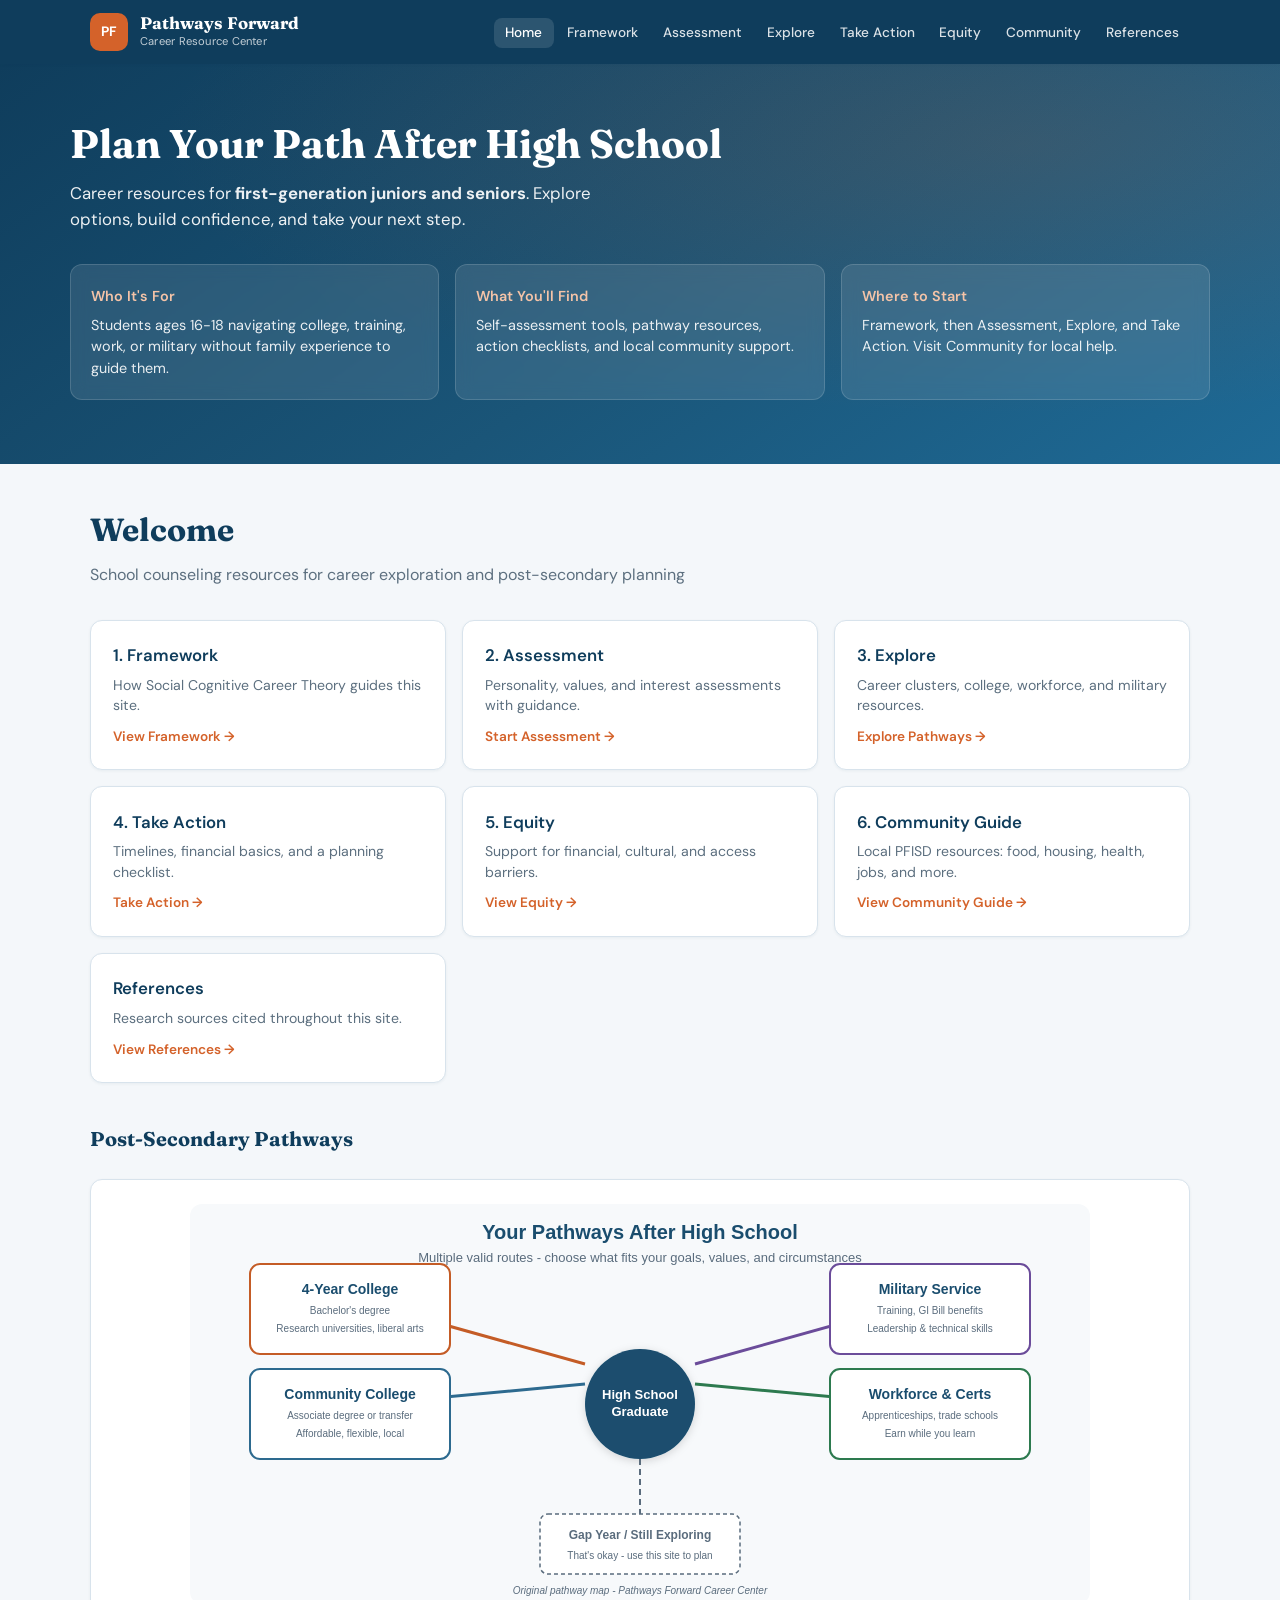
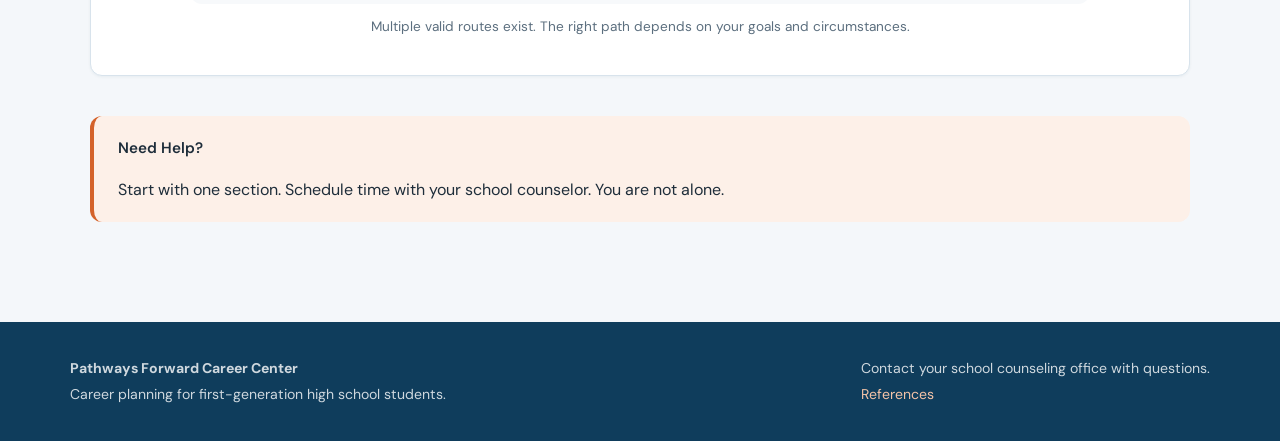
<file: index.html>
<!DOCTYPE html>
<html lang="en">
<head>
  <meta charset="UTF-8">
  <meta name="viewport" content="width=device-width, initial-scale=1.0">
  <meta name="description" content="Pathways Forward Career Center for first-generation high school students exploring post-secondary options.">
  <title>Pathways Forward Career Center | Home</title>
  <link rel="stylesheet" href="css/style.css">
</head>
<body>
  <a href="#main-content" class="skip-link">Skip to main content</a>

  <header class="site-header">
    <div class="header-inner">
      <a href="index.html" class="logo" aria-label="Pathways Forward Career Center home">
        <div class="logo-icon" aria-hidden="true">PF</div>
        <div>
          <span class="logo-text">Pathways Forward</span>
          <span class="logo-sub">Career Resource Center</span>
        </div>
      </a>
      <button class="nav-toggle" aria-expanded="false" aria-controls="main-nav" aria-label="Open menu">
        <span></span><span></span><span></span>
      </button>
      <nav id="main-nav" class="main-nav" aria-label="Main navigation">
        <ul>
          <li><a href="index.html">Home</a></li>
          <li><a href="framework.html">Framework</a></li>
          <li><a href="assessment.html">Assessment</a></li>
          <li><a href="explore.html">Explore</a></li>
          <li><a href="action.html">Take Action</a></li>
          <li><a href="equity.html">Equity</a></li>
          <li><a href="community-resources.html">Community</a></li>
          <li><a href="references.html">References</a></li>
        </ul>
      </nav>
    </div>
  </header>

  <section class="hero">
    <div class="hero-inner">
      <h1>Plan Your Path After High School</h1>
      <p class="hero-lead">Career resources for <strong>first-generation juniors and seniors</strong>. Explore options, build confidence, and take your next step.</p>

      <div class="hero-cards">
        <div class="hero-card">
          <h3>Who It's For</h3>
          <p>Students ages 16-18 navigating college, training, work, or military without family experience to guide them.</p>
        </div>
        <div class="hero-card">
          <h3>What You'll Find</h3>
          <p>Self-assessment tools, pathway resources, action checklists, and local community support.</p>
        </div>
        <div class="hero-card">
          <h3>Where to Start</h3>
          <p>Framework, then Assessment, Explore, and Take Action. Visit Community for local help.</p>
        </div>
      </div>
    </div>
  </section>

  <main id="main-content">
    <div class="page-header">
      <h1>Welcome</h1>
      <p class="subtitle">School counseling resources for career exploration and post-secondary planning</p>
    </div>

    <section class="section-block">
      <div class="nav-cards">
        <a href="framework.html" class="nav-card">
          <h2>1. Framework</h2>
          <p>How Social Cognitive Career Theory guides this site.</p>
          <span class="arrow">View Framework →</span>
        </a>
        <a href="assessment.html" class="nav-card">
          <h2>2. Assessment</h2>
          <p>Personality, values, and interest assessments with guidance.</p>
          <span class="arrow">Start Assessment →</span>
        </a>
        <a href="explore.html" class="nav-card">
          <h2>3. Explore</h2>
          <p>Career clusters, college, workforce, and military resources.</p>
          <span class="arrow">Explore Pathways →</span>
        </a>
        <a href="action.html" class="nav-card">
          <h2>4. Take Action</h2>
          <p>Timelines, financial basics, and a planning checklist.</p>
          <span class="arrow">Take Action →</span>
        </a>
        <a href="equity.html" class="nav-card">
          <h2>5. Equity</h2>
          <p>Support for financial, cultural, and access barriers.</p>
          <span class="arrow">View Equity →</span>
        </a>
        <a href="community-resources.html" class="nav-card">
          <h2>6. Community Guide</h2>
          <p>Local PFISD resources: food, housing, health, jobs, and more.</p>
          <span class="arrow">View Community Guide →</span>
        </a>
        <a href="references.html" class="nav-card">
          <h2>References</h2>
          <p>Research sources cited throughout this site.</p>
          <span class="arrow">View References →</span>
        </a>
      </div>
    </section>

    <section class="section-block">
      <h2>Post-Secondary Pathways</h2>
      <div class="media-container">
        <object class="inline-svg" data="assets/pathway-map.svg" type="image/svg+xml" width="900" height="400" aria-label="Pathway map showing four-year college, community college, workforce and certifications, military service, and gap year options.">
          <img src="assets/pathway-map.svg" alt="Pathway map showing four-year college, community college, workforce and certifications, military service, and gap year options." width="900" height="400">
        </object>
        <p class="media-caption">Multiple valid routes exist. The right path depends on your goals and circumstances.</p>
      </div>
    </section>

    <div class="callout callout-warning">
      <h3>Need Help?</h3>
      <p>Start with one section. Schedule time with your school counselor. You are not alone.</p>
    </div>
  </main>

  <footer class="site-footer">
    <div class="footer-inner">
      <div>
        <p><strong>Pathways Forward Career Center</strong></p>
        <p>Career planning for first-generation high school students.</p>
      </div>
      <div>
        <p>Contact your school counseling office with questions.</p>
        <p><a href="references.html">References</a></p>
      </div>
    </div>
  </footer>

  <script src="js/main.js"></script>
</body>
</html>
</file>
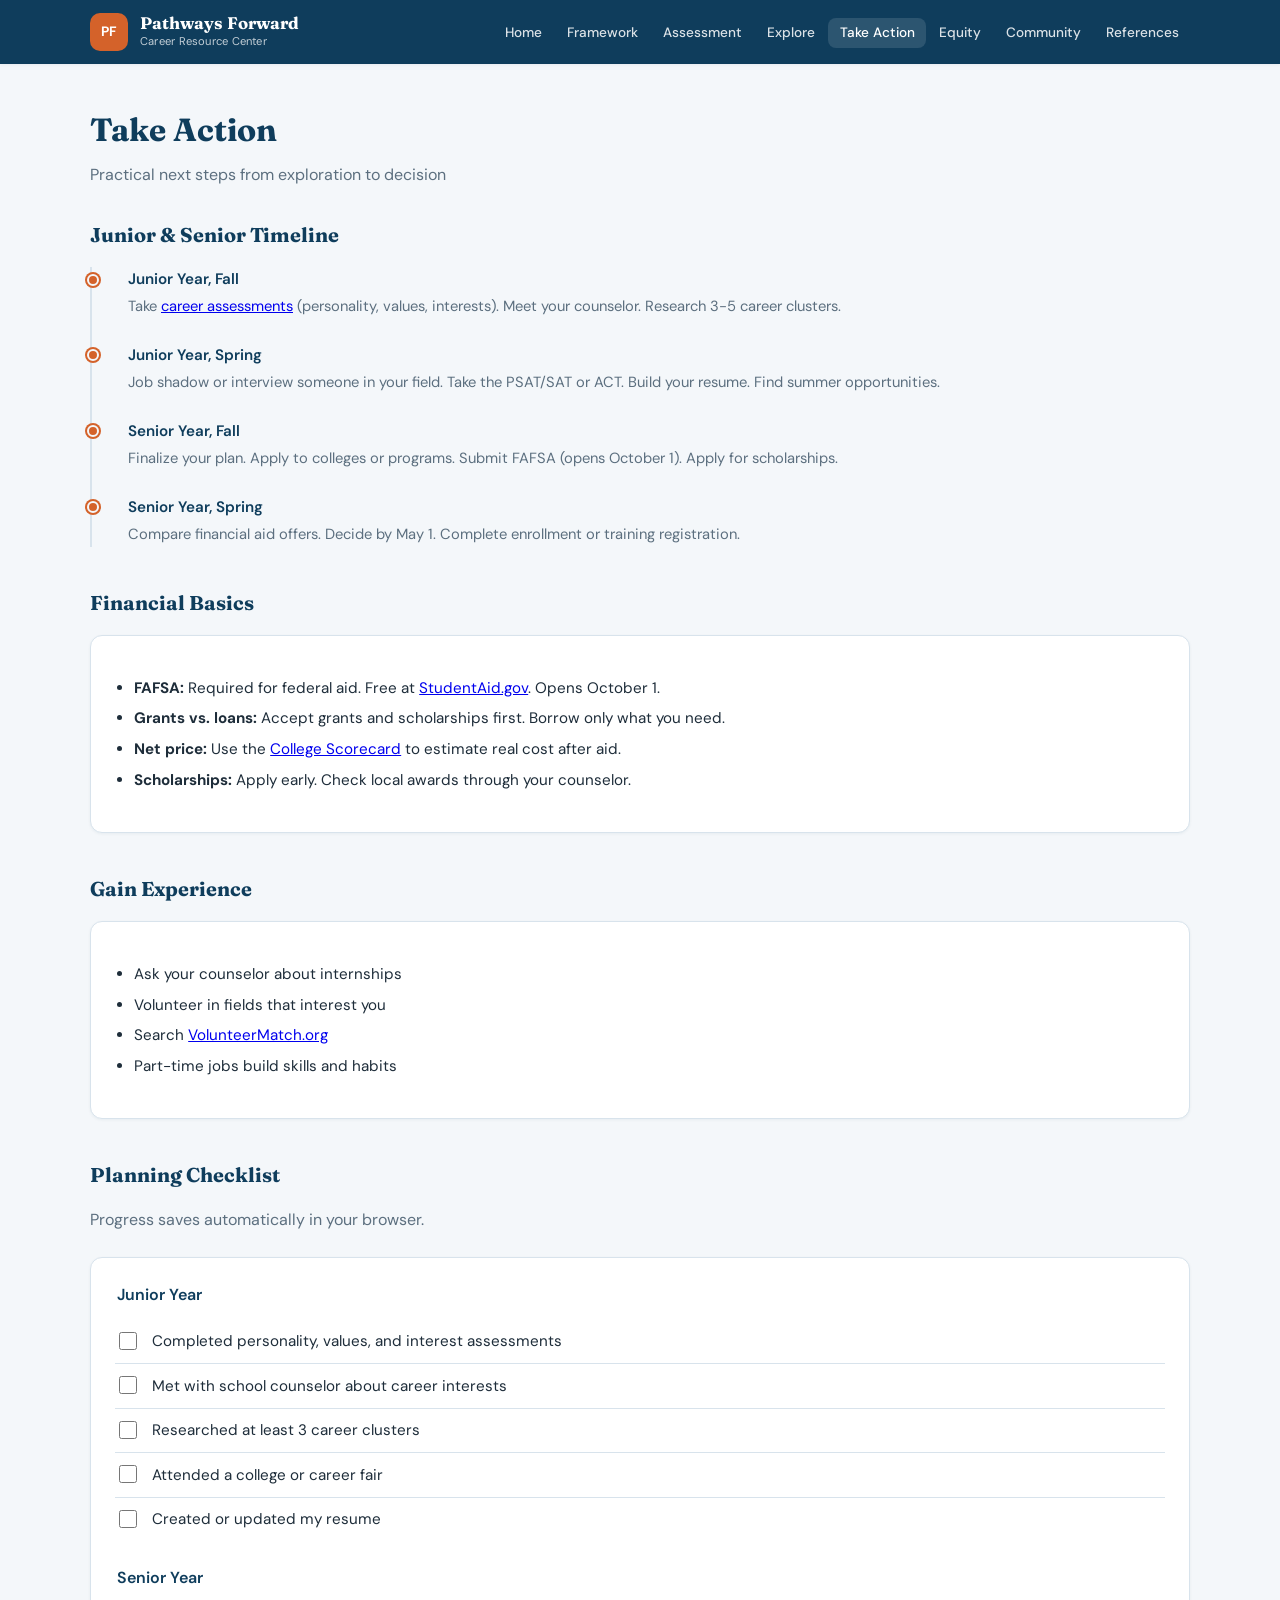
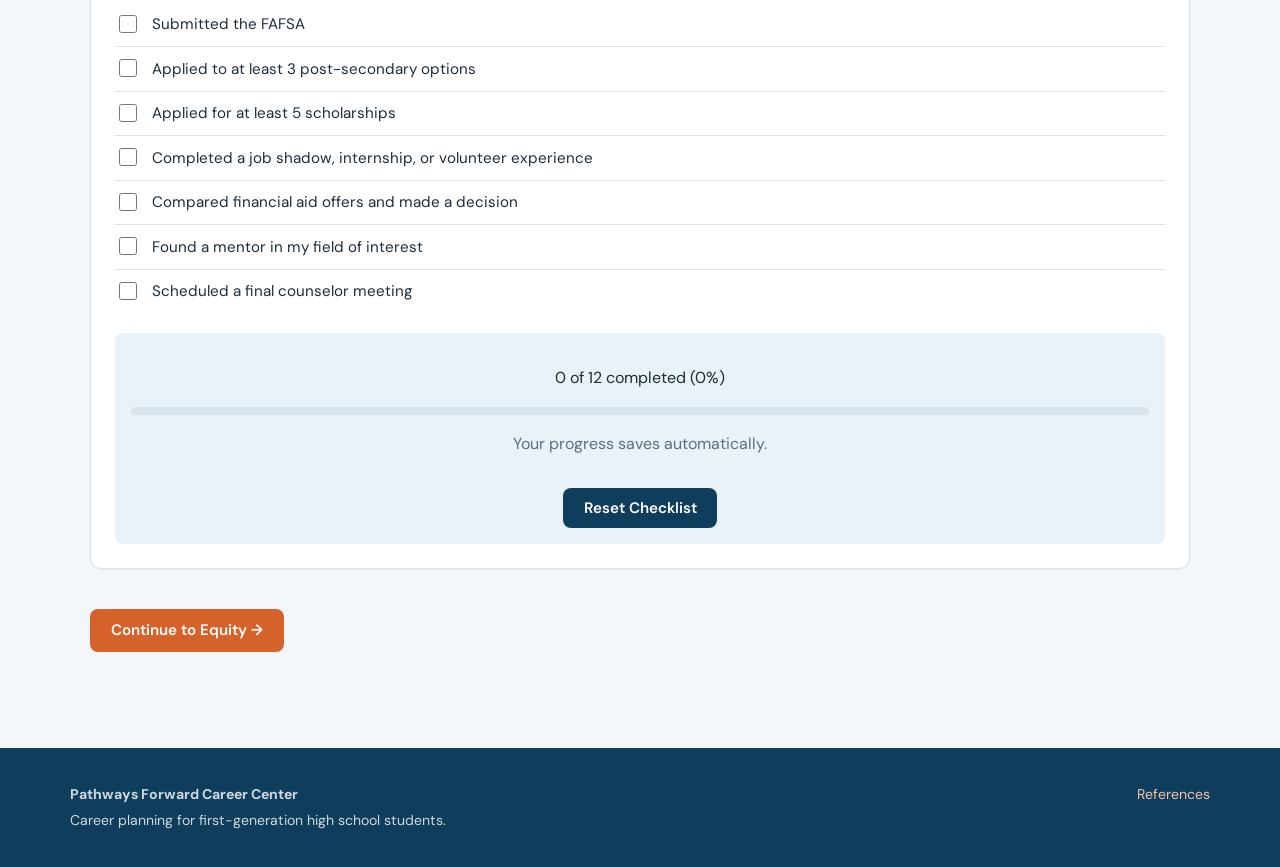
<file: action.html>
<!DOCTYPE html>
<html lang="en">
<head>
  <meta charset="UTF-8">
  <meta name="viewport" content="width=device-width, initial-scale=1.0">
  <meta name="description" content="Career planning timelines, financial literacy, and an interactive checklist.">
  <title>Take Action | Pathways Forward</title>
  <link rel="stylesheet" href="css/style.css">
</head>
<body>
  <a href="#main-content" class="skip-link">Skip to main content</a>

  <header class="site-header">
    <div class="header-inner">
      <a href="index.html" class="logo" aria-label="Pathways Forward Career Center home">
        <div class="logo-icon" aria-hidden="true">PF</div>
        <div>
          <span class="logo-text">Pathways Forward</span>
          <span class="logo-sub">Career Resource Center</span>
        </div>
      </a>
      <button class="nav-toggle" aria-expanded="false" aria-controls="main-nav" aria-label="Open menu">
        <span></span><span></span><span></span>
      </button>
      <nav id="main-nav" class="main-nav" aria-label="Main navigation">
        <ul>
          <li><a href="index.html">Home</a></li>
          <li><a href="framework.html">Framework</a></li>
          <li><a href="assessment.html">Assessment</a></li>
          <li><a href="explore.html">Explore</a></li>
          <li><a href="action.html">Take Action</a></li>
          <li><a href="equity.html">Equity</a></li>
          <li><a href="community-resources.html">Community</a></li>
          <li><a href="references.html">References</a></li>
        </ul>
      </nav>
    </div>
  </header>

  <main id="main-content">
    <div class="page-header">
      <h1>Take Action</h1>
      <p class="subtitle">Practical next steps from exploration to decision</p>
    </div>

    <section class="section-block">
      <h2>Junior &amp; Senior Timeline</h2>

      <div class="timeline">
        <div class="timeline-item">
          <h3>Junior Year, Fall</h3>
          <p>Take <a href="assessment.html">career assessments</a> (personality, values, interests). Meet your counselor. Research 3-5 career clusters.</p>
        </div>
        <div class="timeline-item">
          <h3>Junior Year, Spring</h3>
          <p>Job shadow or interview someone in your field. Take the PSAT/SAT or ACT. Build your resume. Find summer opportunities.</p>
        </div>
        <div class="timeline-item">
          <h3>Senior Year, Fall</h3>
          <p>Finalize your plan. Apply to colleges or programs. Submit FAFSA (opens October 1). Apply for scholarships.</p>
        </div>
        <div class="timeline-item">
          <h3>Senior Year, Spring</h3>
          <p>Compare financial aid offers. Decide by May 1. Complete enrollment or training registration.</p>
        </div>
      </div>
    </section>

    <section class="section-block">
      <h2>Financial Basics</h2>
      <div class="card">
        <ul class="styled-list">
          <li><strong>FAFSA:</strong> Required for federal aid. Free at <a href="https://studentaid.gov/h/apply-for-aid/fafsa" target="_blank" rel="noopener noreferrer">StudentAid.gov</a>. Opens October 1.</li>
          <li><strong>Grants vs. loans:</strong> Accept grants and scholarships first. Borrow only what you need.</li>
          <li><strong>Net price:</strong> Use the <a href="https://collegescorecard.ed.gov/" target="_blank" rel="noopener noreferrer">College Scorecard</a> to estimate real cost after aid.</li>
          <li><strong>Scholarships:</strong> Apply early. Check local awards through your counselor.</li>
        </ul>
      </div>
    </section>

    <section class="section-block">
      <h2>Gain Experience</h2>
      <div class="card">
        <ul class="styled-list">
          <li>Ask your counselor about internships</li>
          <li>Volunteer in fields that interest you</li>
          <li>Search <a href="https://www.volunteermatch.org/" target="_blank" rel="noopener noreferrer">VolunteerMatch.org</a></li>
          <li>Part-time jobs build skills and habits</li>
        </ul>
      </div>
    </section>

    <section class="section-block">
      <h2>Planning Checklist</h2>
      <p class="lead-text">Progress saves automatically in your browser.</p>

      <form id="career-checklist" class="checklist-form" aria-label="Career planning checklist">
        <fieldset>
          <legend>Junior Year</legend>
          <div class="checklist-item">
            <input type="checkbox" id="c1" name="c1">
            <label for="c1">Completed personality, values, and interest assessments</label>
          </div>
          <div class="checklist-item">
            <input type="checkbox" id="c2" name="c2">
            <label for="c2">Met with school counselor about career interests</label>
          </div>
          <div class="checklist-item">
            <input type="checkbox" id="c3" name="c3">
            <label for="c3">Researched at least 3 career clusters</label>
          </div>
          <div class="checklist-item">
            <input type="checkbox" id="c4" name="c4">
            <label for="c4">Attended a college or career fair</label>
          </div>
          <div class="checklist-item">
            <input type="checkbox" id="c5" name="c5">
            <label for="c5">Created or updated my resume</label>
          </div>
        </fieldset>

        <fieldset style="margin-top: 1.5rem;">
          <legend>Senior Year</legend>
          <div class="checklist-item">
            <input type="checkbox" id="c6" name="c6">
            <label for="c6">Submitted the FAFSA</label>
          </div>
          <div class="checklist-item">
            <input type="checkbox" id="c7" name="c7">
            <label for="c7">Applied to at least 3 post-secondary options</label>
          </div>
          <div class="checklist-item">
            <input type="checkbox" id="c8" name="c8">
            <label for="c8">Applied for at least 5 scholarships</label>
          </div>
          <div class="checklist-item">
            <input type="checkbox" id="c9" name="c9">
            <label for="c9">Completed a job shadow, internship, or volunteer experience</label>
          </div>
          <div class="checklist-item">
            <input type="checkbox" id="c10" name="c10">
            <label for="c10">Compared financial aid offers and made a decision</label>
          </div>
          <div class="checklist-item">
            <input type="checkbox" id="c11" name="c11">
            <label for="c11">Found a mentor in my field of interest</label>
          </div>
          <div class="checklist-item">
            <input type="checkbox" id="c12" name="c12">
            <label for="c12">Scheduled a final counselor meeting</label>
          </div>
        </fieldset>

        <div class="checklist-progress">
          <p id="progress-text">0 of 12 completed (0%)</p>
          <div class="progress-bar" role="progressbar" aria-valuenow="0" aria-valuemin="0" aria-valuemax="100">
            <div id="progress-fill" class="progress-fill"></div>
          </div>
          <p id="progress-message">Your progress saves automatically.</p>
          <button type="button" id="reset-checklist" class="btn btn-secondary" style="margin-top: 1rem;">Reset Checklist</button>
        </div>
      </form>
    </section>

    <p><a href="equity.html" class="btn">Continue to Equity →</a></p>
  </main>

  <footer class="site-footer">
    <div class="footer-inner">
      <div>
        <p><strong>Pathways Forward Career Center</strong></p>
        <p>Career planning for first-generation high school students.</p>
      </div>
      <div>
        <p><a href="references.html">References</a></p>
      </div>
    </div>
  </footer>

  <script src="js/main.js"></script>
</body>
</html>
</file>
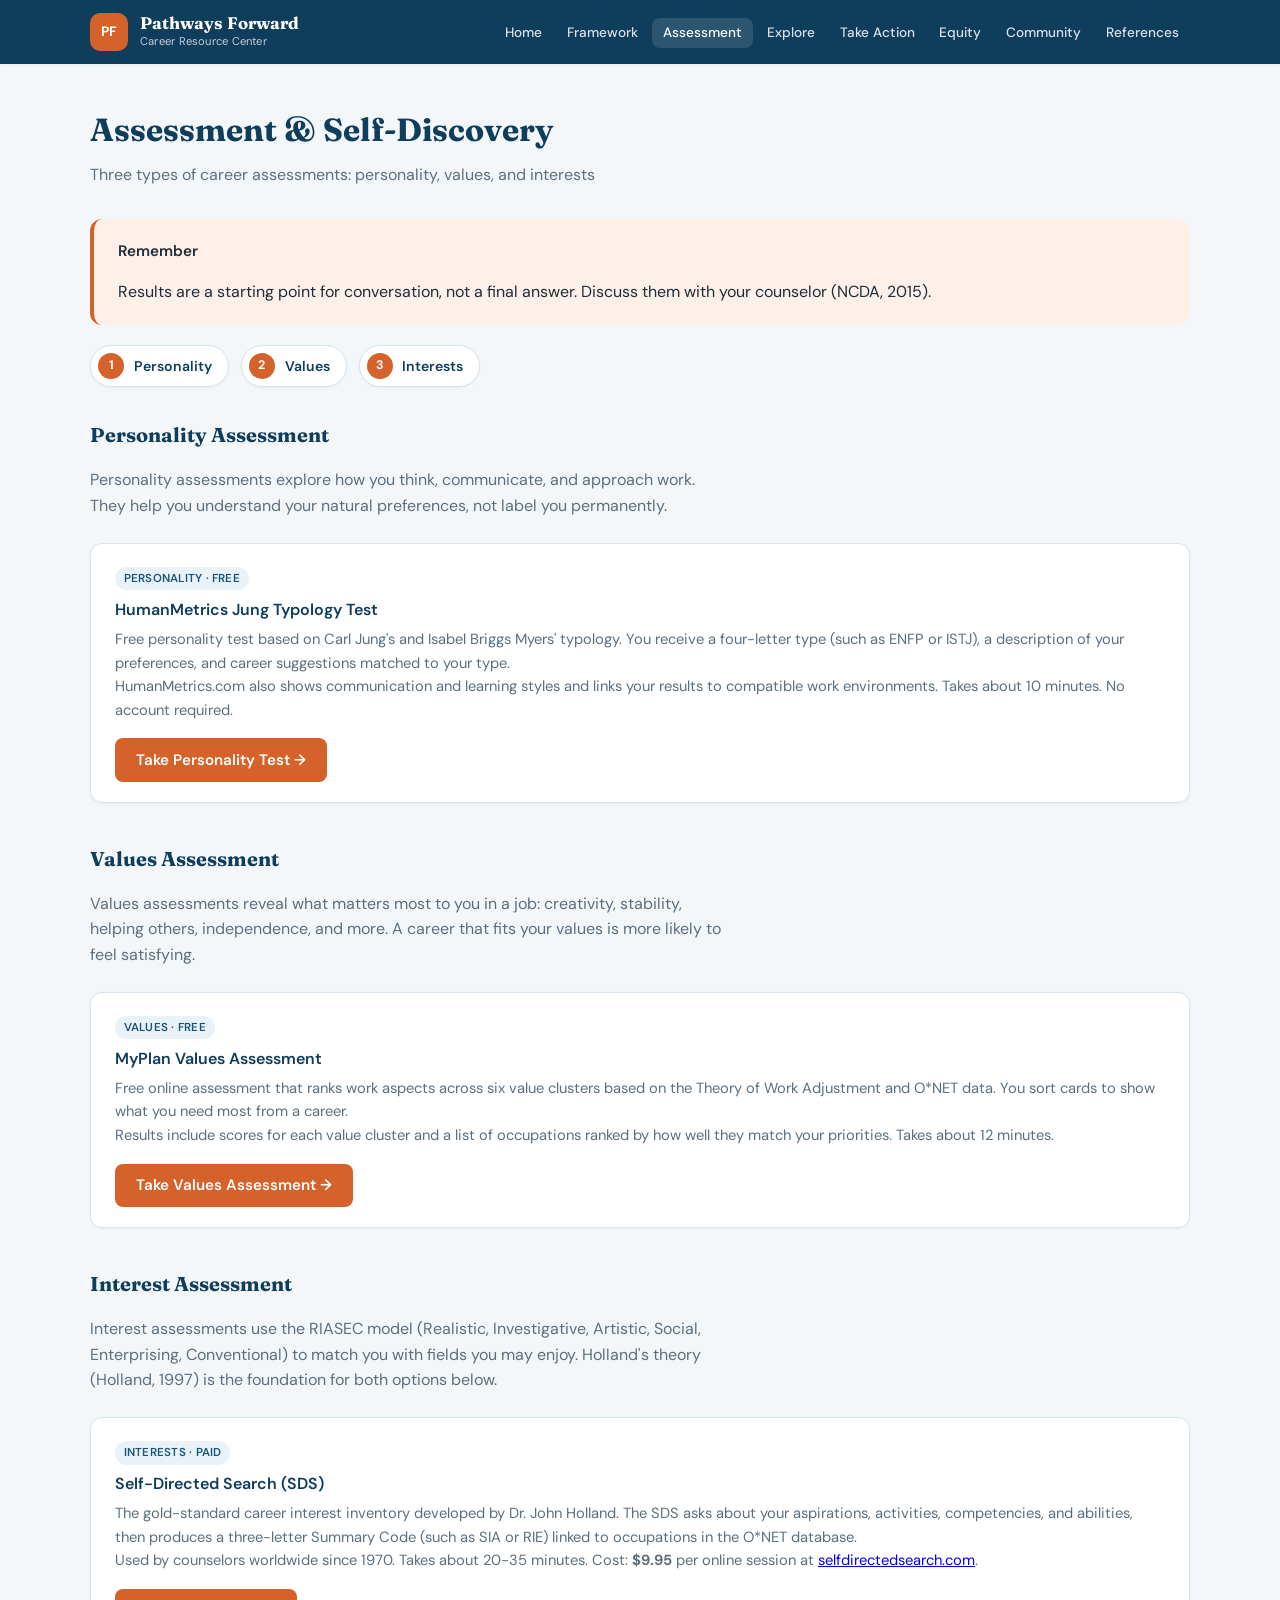
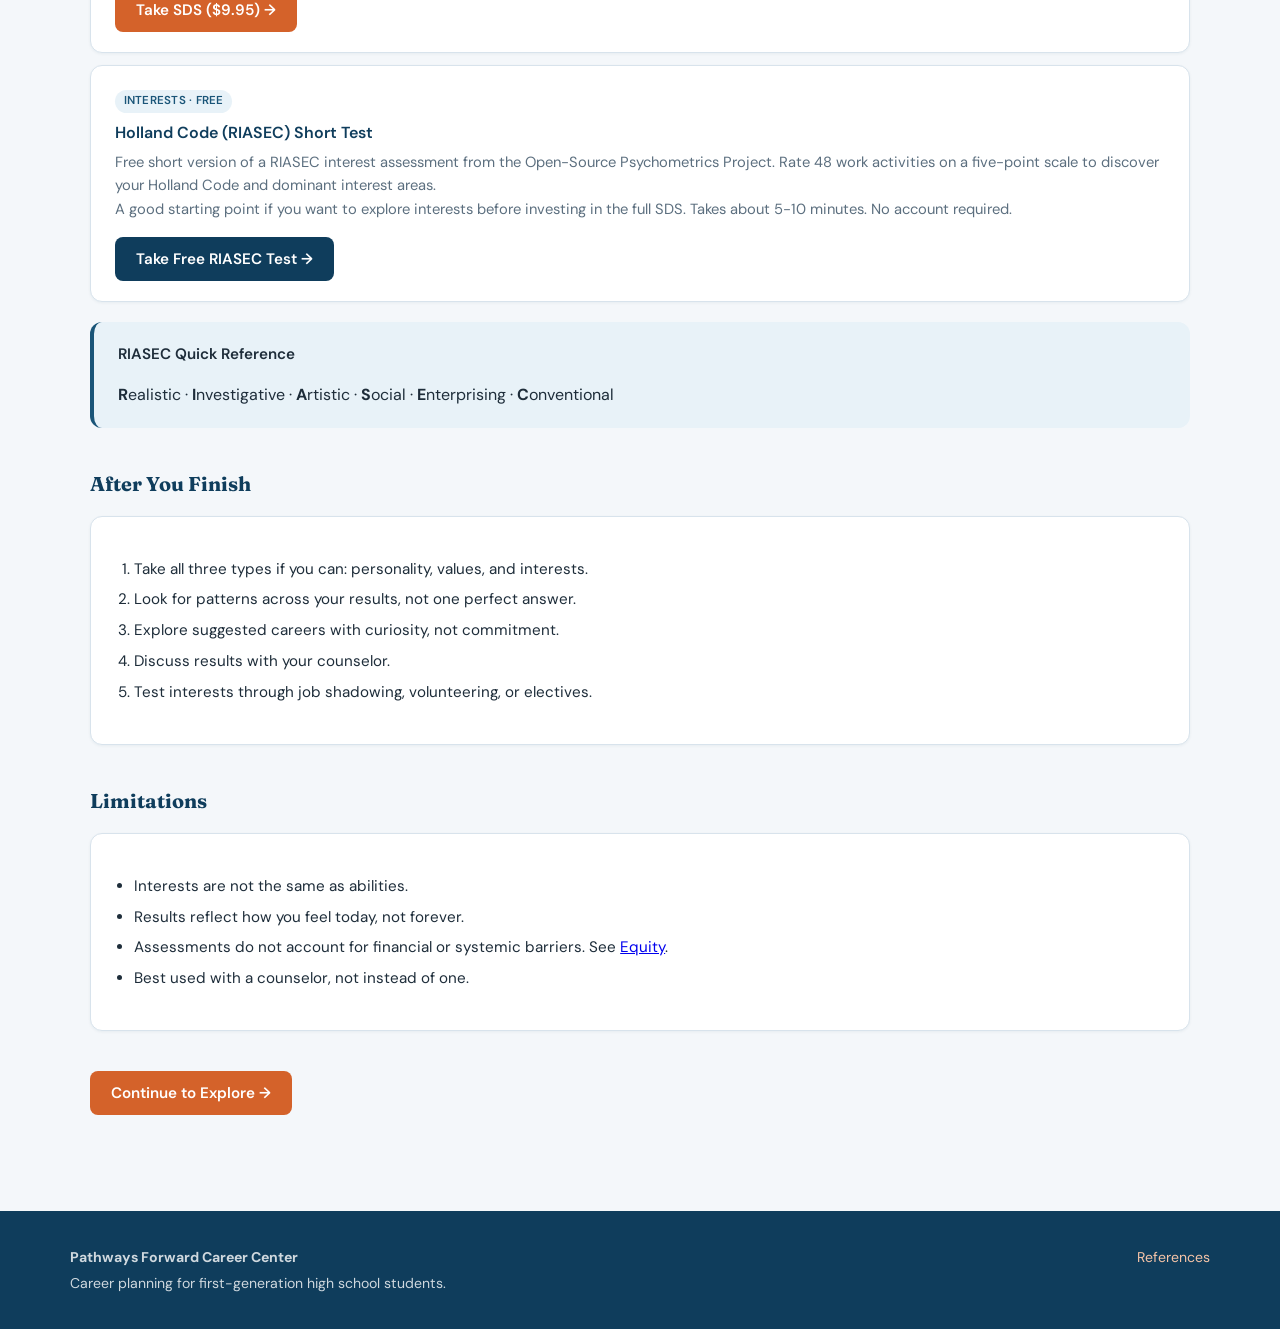
<file: assessment.html>
<!DOCTYPE html>
<html lang="en">
<head>
  <meta charset="UTF-8">
  <meta name="viewport" content="width=device-width, initial-scale=1.0">
  <meta name="description" content="Personality, values, and interest career assessments for high school students.">
  <title>Assessment &amp; Self-Discovery | Pathways Forward</title>
  <link rel="stylesheet" href="css/style.css">
</head>
<body>
  <a href="#main-content" class="skip-link">Skip to main content</a>

  <header class="site-header">
    <div class="header-inner">
      <a href="index.html" class="logo" aria-label="Pathways Forward Career Center home">
        <div class="logo-icon" aria-hidden="true">PF</div>
        <div>
          <span class="logo-text">Pathways Forward</span>
          <span class="logo-sub">Career Resource Center</span>
        </div>
      </a>
      <button class="nav-toggle" aria-expanded="false" aria-controls="main-nav" aria-label="Open menu">
        <span></span><span></span><span></span>
      </button>
      <nav id="main-nav" class="main-nav" aria-label="Main navigation">
        <ul>
          <li><a href="index.html">Home</a></li>
          <li><a href="framework.html">Framework</a></li>
          <li><a href="assessment.html">Assessment</a></li>
          <li><a href="explore.html">Explore</a></li>
          <li><a href="action.html">Take Action</a></li>
          <li><a href="equity.html">Equity</a></li>
          <li><a href="community-resources.html">Community</a></li>
          <li><a href="references.html">References</a></li>
        </ul>
      </nav>
    </div>
  </header>

  <main id="main-content">
    <div class="page-header">
      <h1>Assessment &amp; Self-Discovery</h1>
      <p class="subtitle">Three types of career assessments: personality, values, and interests</p>
    </div>

    <div class="callout callout-warning">
      <h3>Remember</h3>
      <p>Results are a starting point for conversation, not a final answer. Discuss them with your counselor (NCDA, 2015).</p>
    </div>

    <div class="assessment-overview">
      <div class="assessment-pill">
        <span class="assessment-pill-num">1</span>
        <span>Personality</span>
      </div>
      <div class="assessment-pill">
        <span class="assessment-pill-num">2</span>
        <span>Values</span>
      </div>
      <div class="assessment-pill">
        <span class="assessment-pill-num">3</span>
        <span>Interests</span>
      </div>
    </div>

    <section id="personality" class="section-block">
      <h2>Personality Assessment</h2>
      <p class="lead-text">Personality assessments explore how you think, communicate, and approach work. They help you understand your natural preferences, not label you permanently.</p>

      <div class="resource-item">
        <span class="resource-tag">Personality · Free</span>
        <h3><a href="https://www.humanmetrics.com/personality/test" target="_blank" rel="noopener noreferrer">HumanMetrics Jung Typology Test</a></h3>
        <p>Free personality test based on Carl Jung's and Isabel Briggs Myers' typology. You receive a four-letter type (such as ENFP or ISTJ), a description of your preferences, and career suggestions matched to your type.</p>
        <p>HumanMetrics.com also shows communication and learning styles and links your results to compatible work environments. Takes about 10 minutes. No account required.</p>
        <p style="margin-top: 1rem;">
          <a href="https://www.humanmetrics.com/personality/test" class="btn" target="_blank" rel="noopener noreferrer">Take Personality Test →</a>
        </p>
      </div>
    </section>

    <section id="values" class="section-block">
      <h2>Values Assessment</h2>
      <p class="lead-text">Values assessments reveal what matters most to you in a job: creativity, stability, helping others, independence, and more. A career that fits your values is more likely to feel satisfying.</p>

      <div class="resource-item">
        <span class="resource-tag">Values · Free</span>
        <h3><a href="https://www.myplan.com/assess/values.php" target="_blank" rel="noopener noreferrer">MyPlan Values Assessment</a></h3>
        <p>Free online assessment that ranks work aspects across six value clusters based on the Theory of Work Adjustment and O*NET data. You sort cards to show what you need most from a career.</p>
        <p>Results include scores for each value cluster and a list of occupations ranked by how well they match your priorities. Takes about 12 minutes.</p>
        <p style="margin-top: 1rem;">
          <a href="https://www.myplan.com/assess/values.php" class="btn" target="_blank" rel="noopener noreferrer">Take Values Assessment →</a>
        </p>
      </div>
    </section>

    <section id="interests" class="section-block">
      <h2>Interest Assessment</h2>
      <p class="lead-text">Interest assessments use the RIASEC model (Realistic, Investigative, Artistic, Social, Enterprising, Conventional) to match you with fields you may enjoy. Holland's theory (Holland, 1997) is the foundation for both options below.</p>

      <div class="resource-item">
        <span class="resource-tag">Interests · Paid</span>
        <h3><a href="https://www.selfdirectedsearch.com/" target="_blank" rel="noopener noreferrer">Self-Directed Search (SDS)</a></h3>
        <p>The gold-standard career interest inventory developed by Dr. John Holland. The SDS asks about your aspirations, activities, competencies, and abilities, then produces a three-letter Summary Code (such as SIA or RIE) linked to occupations in the O*NET database.</p>
        <p>Used by counselors worldwide since 1970. Takes about 20-35 minutes. Cost: <strong>$9.95</strong> per online session at <a href="https://www.selfdirectedsearch.com/" target="_blank" rel="noopener noreferrer">selfdirectedsearch.com</a>.</p>
        <p style="margin-top: 1rem;">
          <a href="https://www.selfdirectedsearch.com/" class="btn" target="_blank" rel="noopener noreferrer">Take SDS ($9.95) →</a>
        </p>
      </div>

      <div class="resource-item">
        <span class="resource-tag">Interests · Free</span>
        <h3><a href="https://openpsychometrics.org/tests/RIASEC/" target="_blank" rel="noopener noreferrer">Holland Code (RIASEC) Short Test</a></h3>
        <p>Free short version of a RIASEC interest assessment from the Open-Source Psychometrics Project. Rate 48 work activities on a five-point scale to discover your Holland Code and dominant interest areas.</p>
        <p>A good starting point if you want to explore interests before investing in the full SDS. Takes about 5-10 minutes. No account required.</p>
        <p style="margin-top: 1rem;">
          <a href="https://openpsychometrics.org/tests/RIASEC/" class="btn btn-secondary" target="_blank" rel="noopener noreferrer">Take Free RIASEC Test →</a>
        </p>
      </div>

      <div class="callout callout-info">
        <h3>RIASEC Quick Reference</h3>
        <p><strong>R</strong>ealistic · <strong>I</strong>nvestigative · <strong>A</strong>rtistic · <strong>S</strong>ocial · <strong>E</strong>nterprising · <strong>C</strong>onventional</p>
      </div>
    </section>

    <section class="section-block">
      <h2>After You Finish</h2>
      <div class="card">
        <ol class="styled-list">
          <li>Take all three types if you can: personality, values, and interests.</li>
          <li>Look for patterns across your results, not one perfect answer.</li>
          <li>Explore suggested careers with curiosity, not commitment.</li>
          <li>Discuss results with your counselor.</li>
          <li>Test interests through job shadowing, volunteering, or electives.</li>
        </ol>
      </div>
    </section>

    <section class="section-block">
      <h2>Limitations</h2>
      <div class="card">
        <ul class="styled-list">
          <li>Interests are not the same as abilities.</li>
          <li>Results reflect how you feel today, not forever.</li>
          <li>Assessments do not account for financial or systemic barriers. See <a href="equity.html">Equity</a>.</li>
          <li>Best used with a counselor, not instead of one.</li>
        </ul>
      </div>
    </section>

    <p><a href="explore.html" class="btn">Continue to Explore →</a></p>
  </main>

  <footer class="site-footer">
    <div class="footer-inner">
      <div>
        <p><strong>Pathways Forward Career Center</strong></p>
        <p>Career planning for first-generation high school students.</p>
      </div>
      <div>
        <p><a href="references.html">References</a></p>
      </div>
    </div>
  </footer>

  <script src="js/main.js"></script>
</body>
</html>
</file>
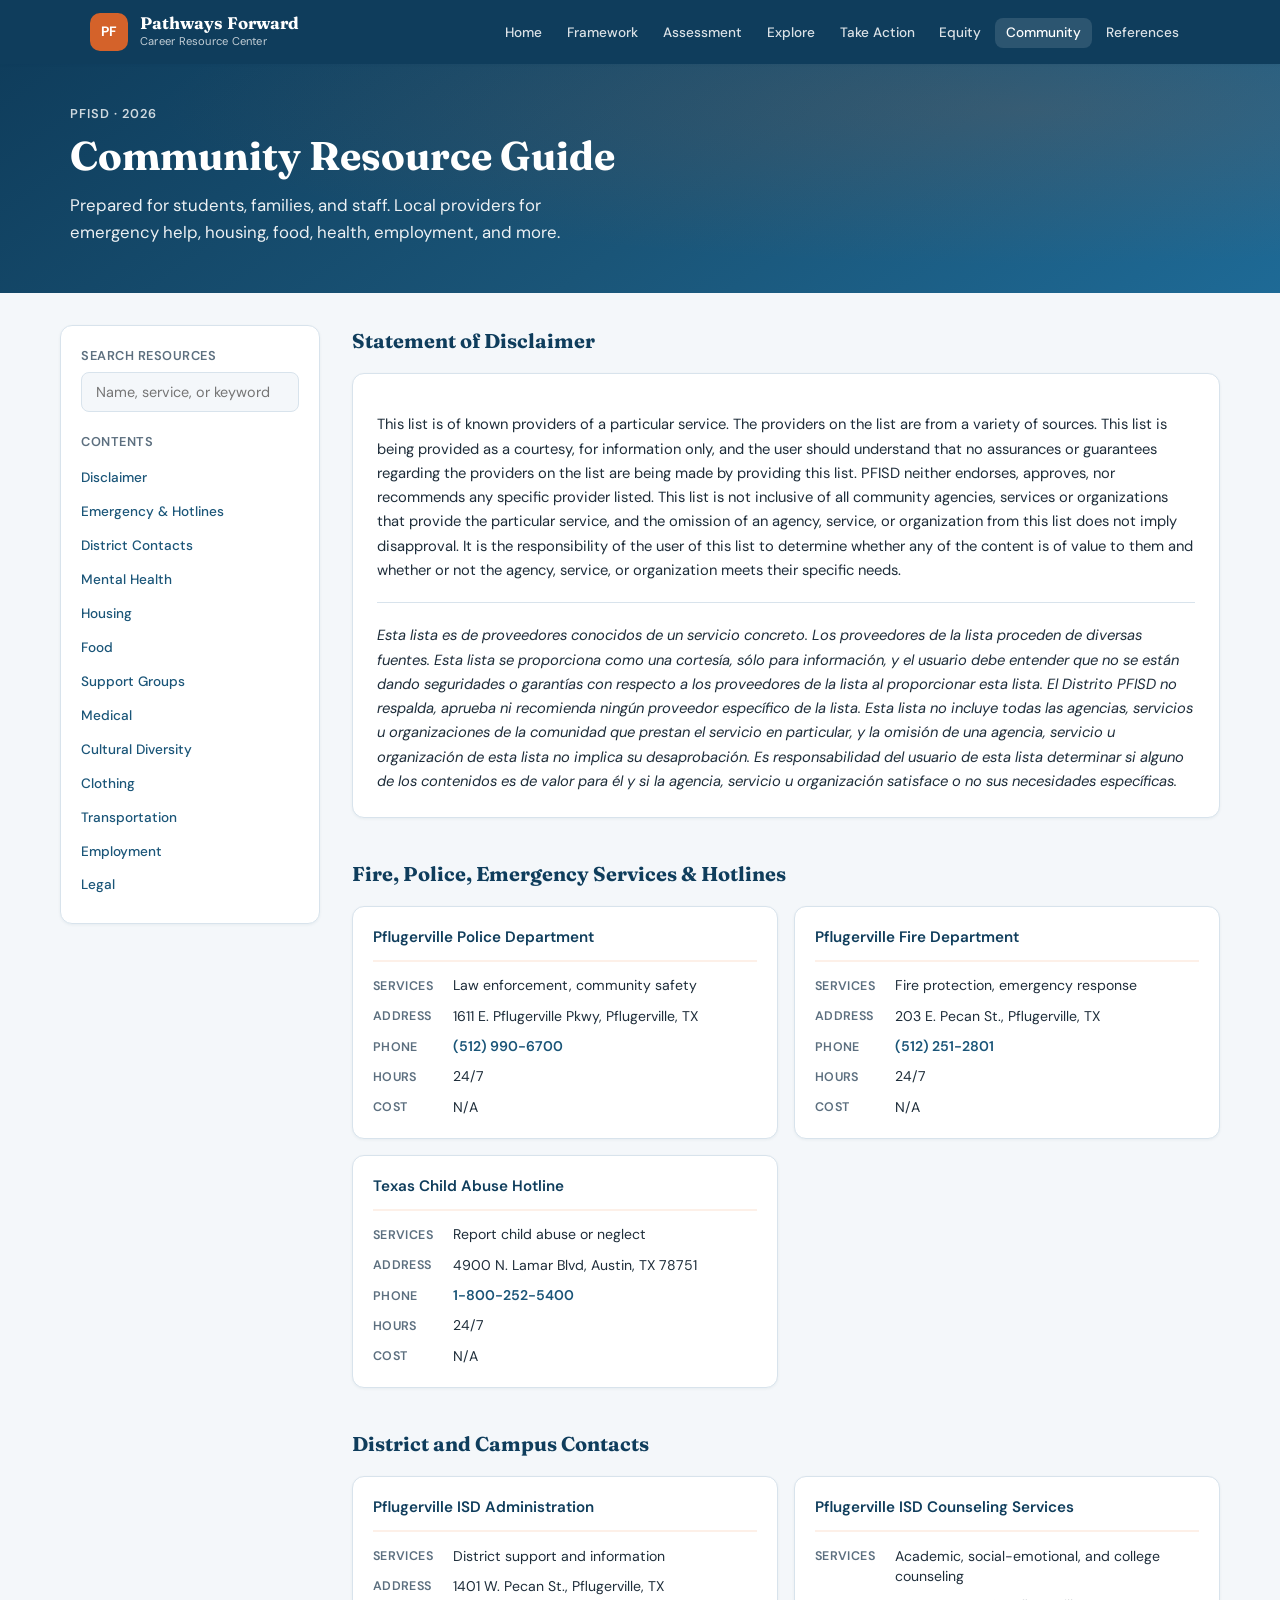
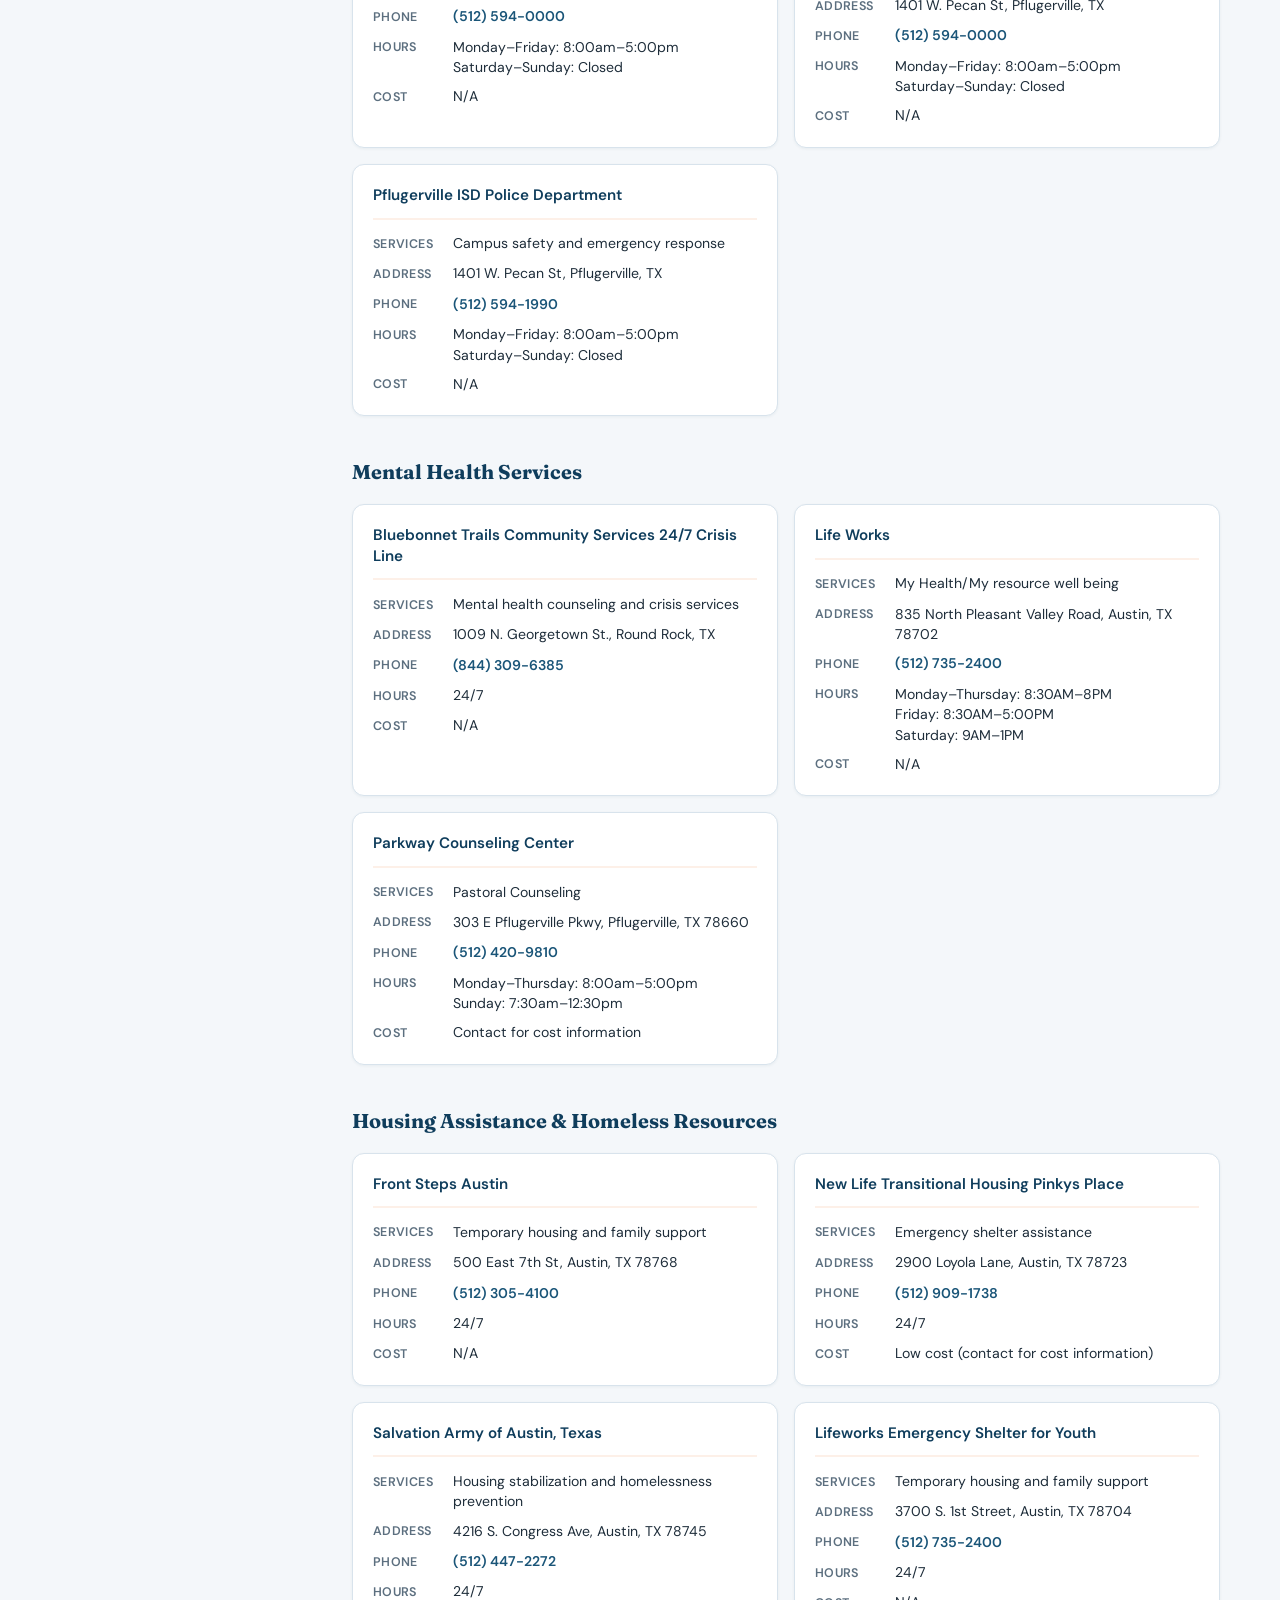
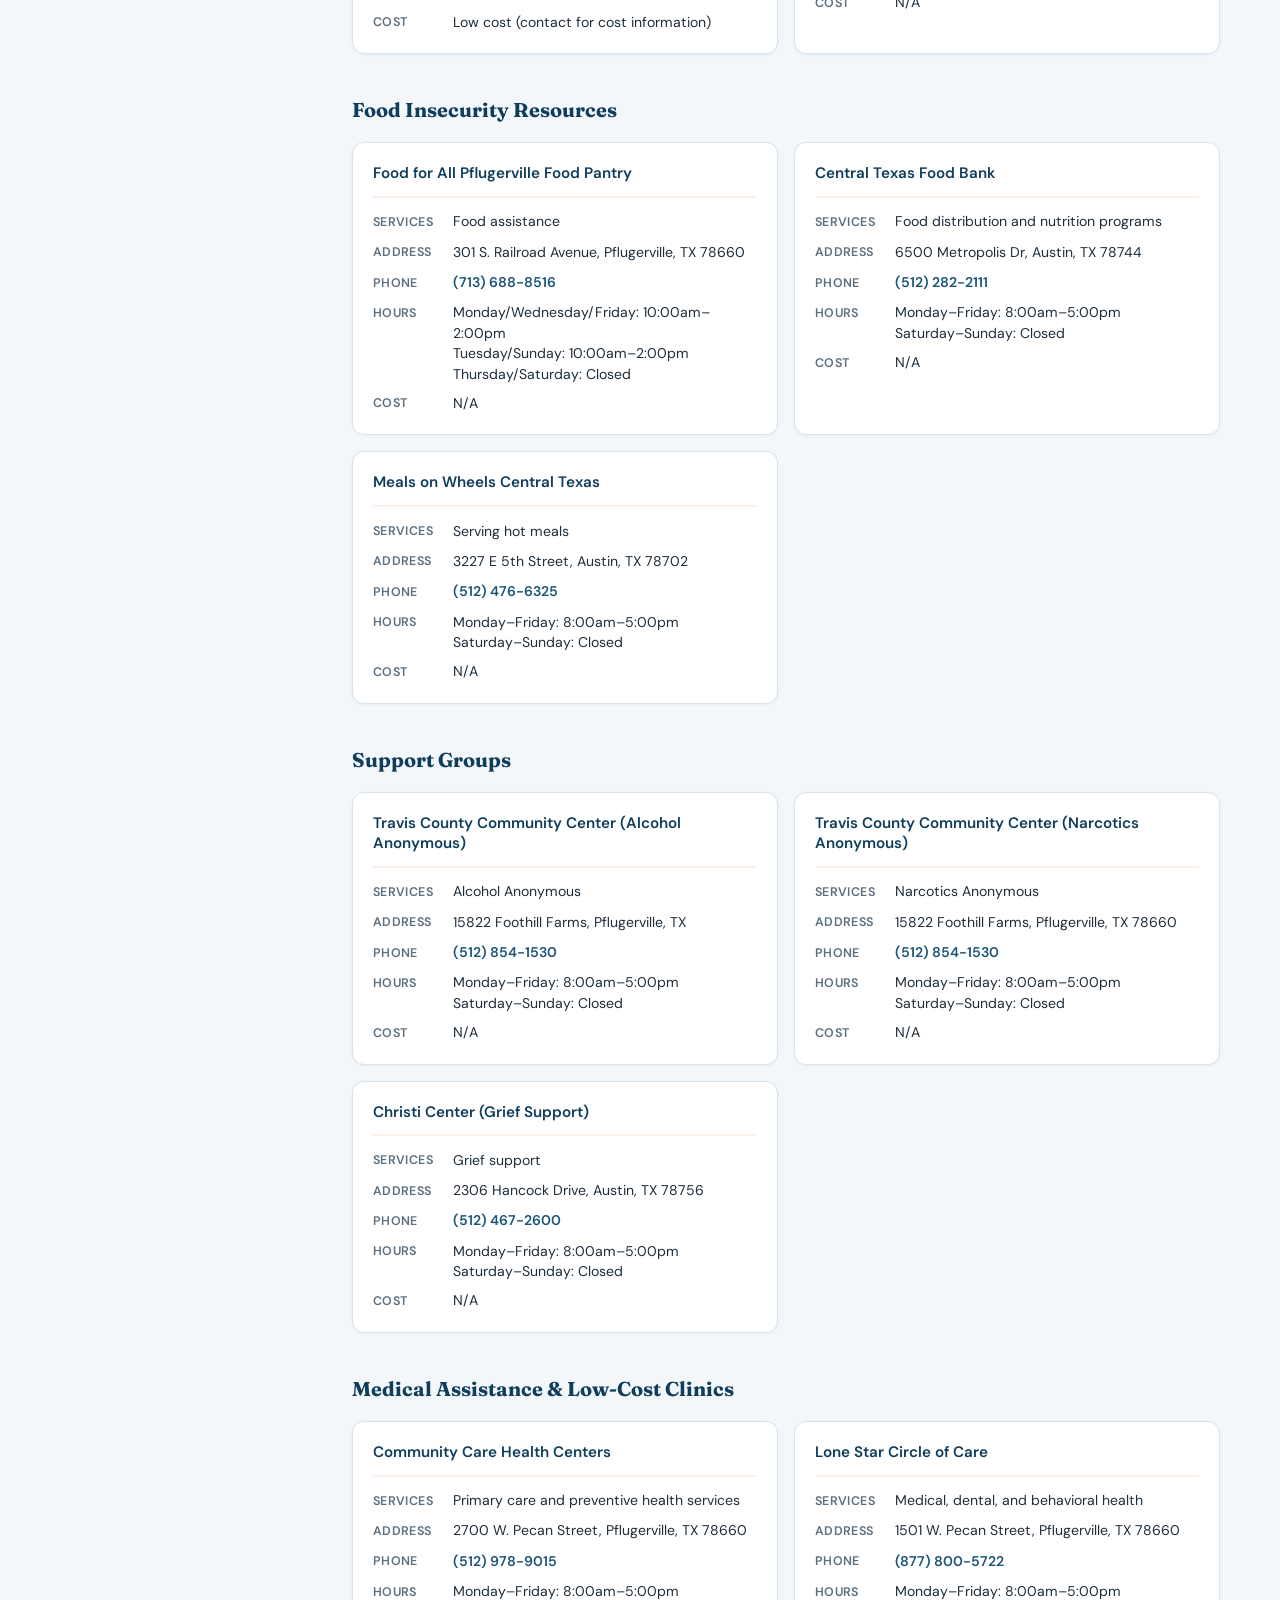
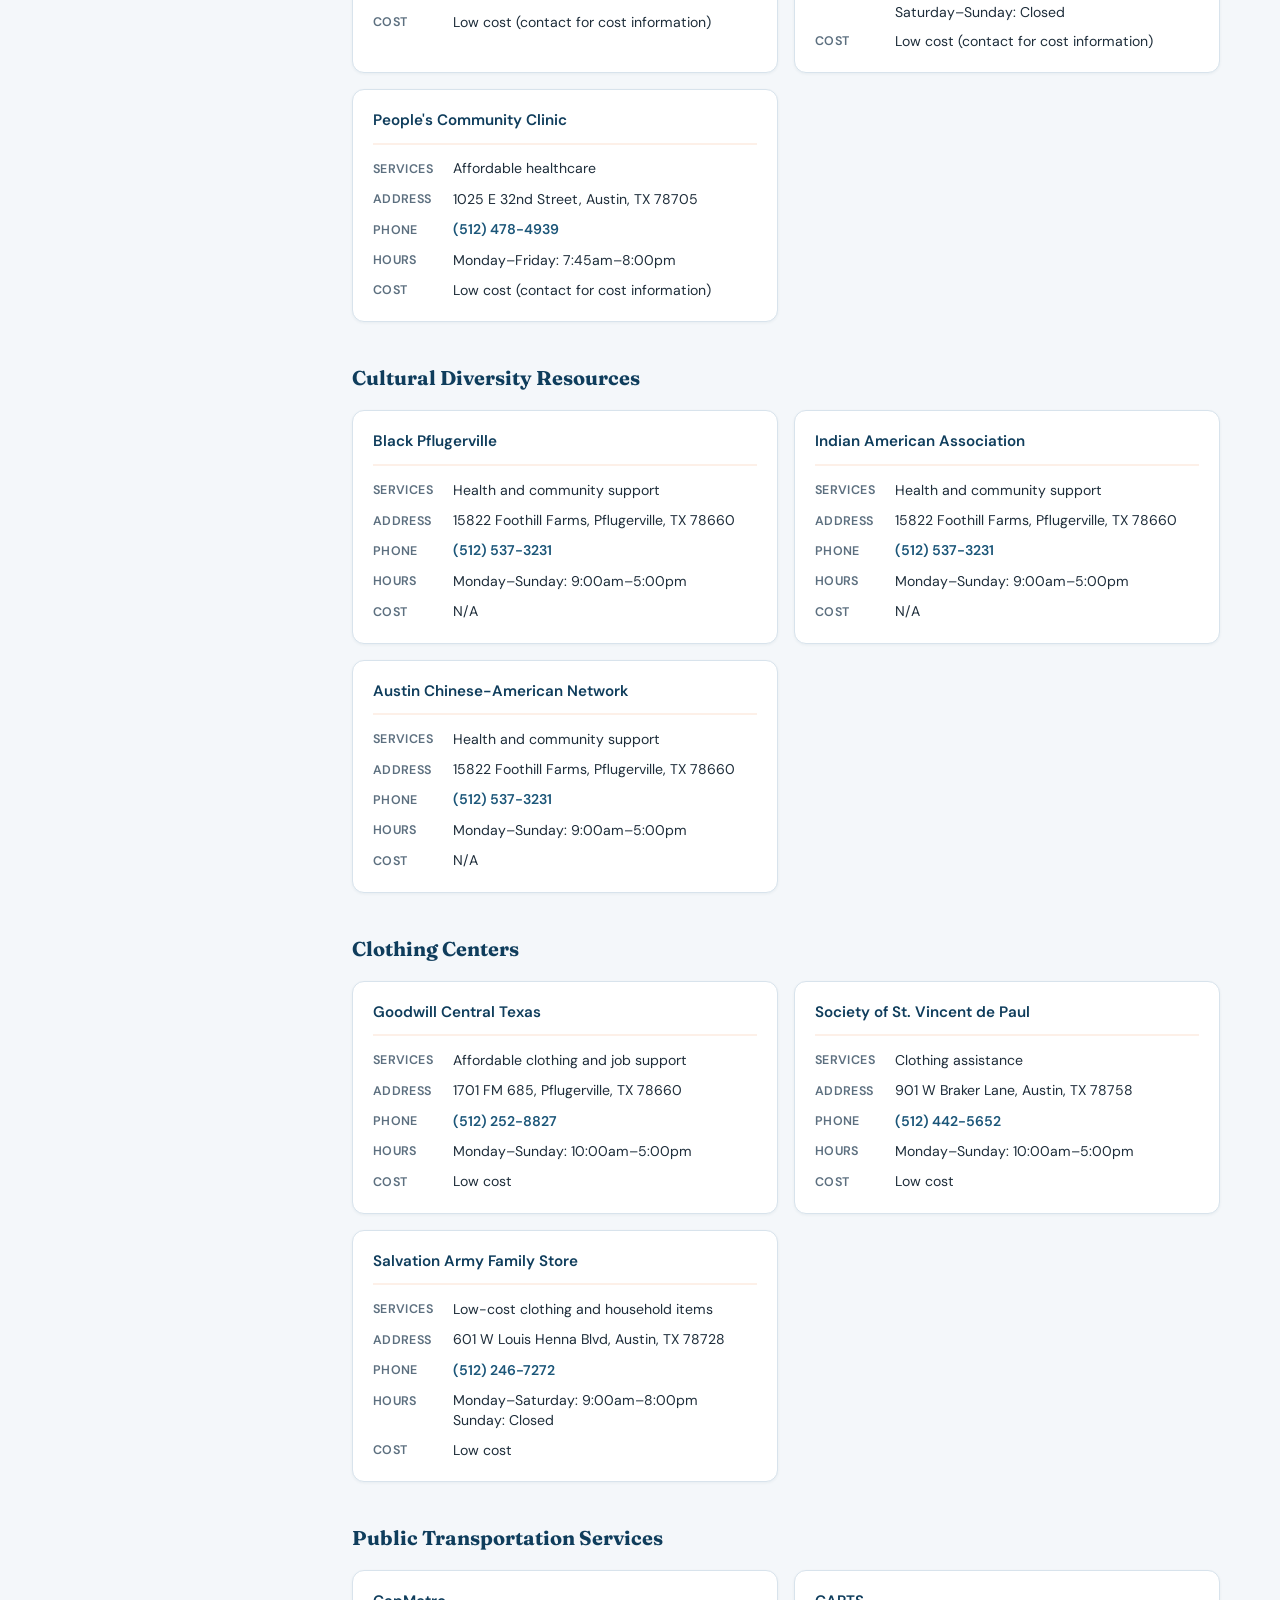
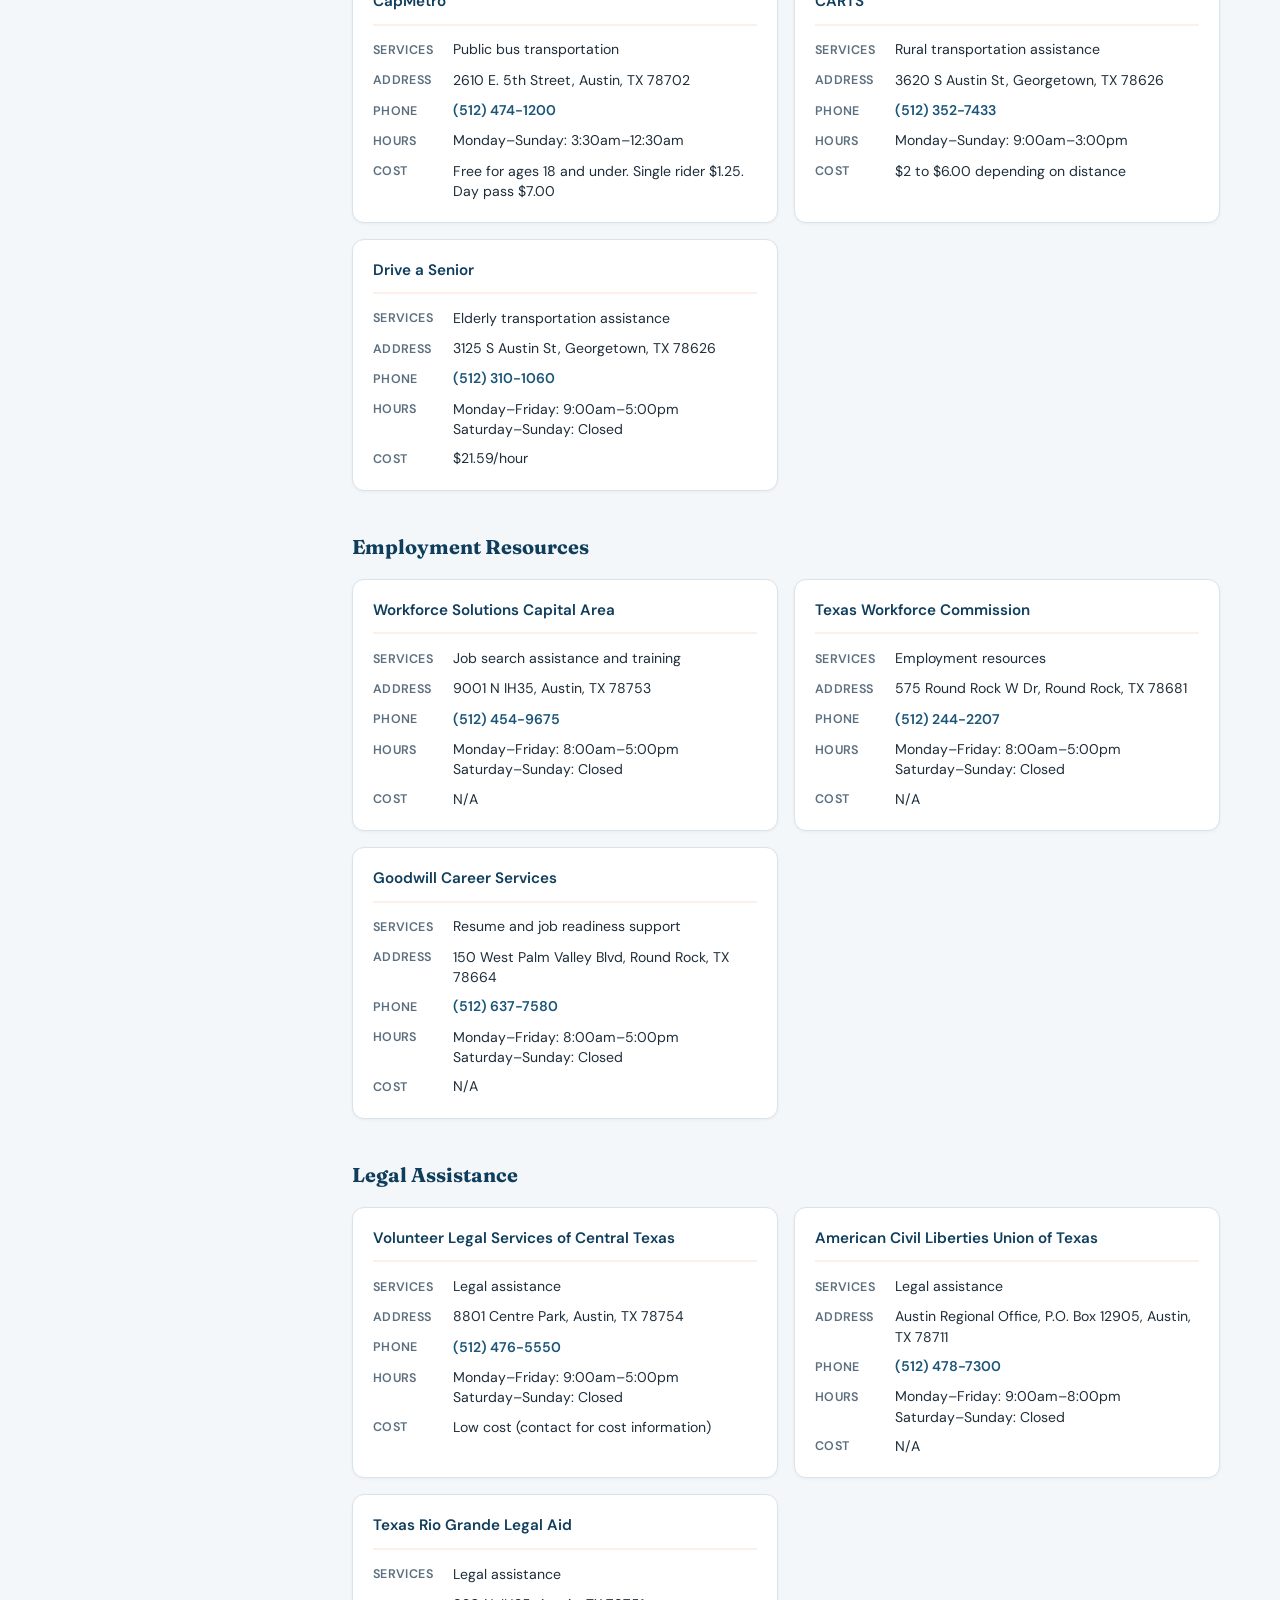
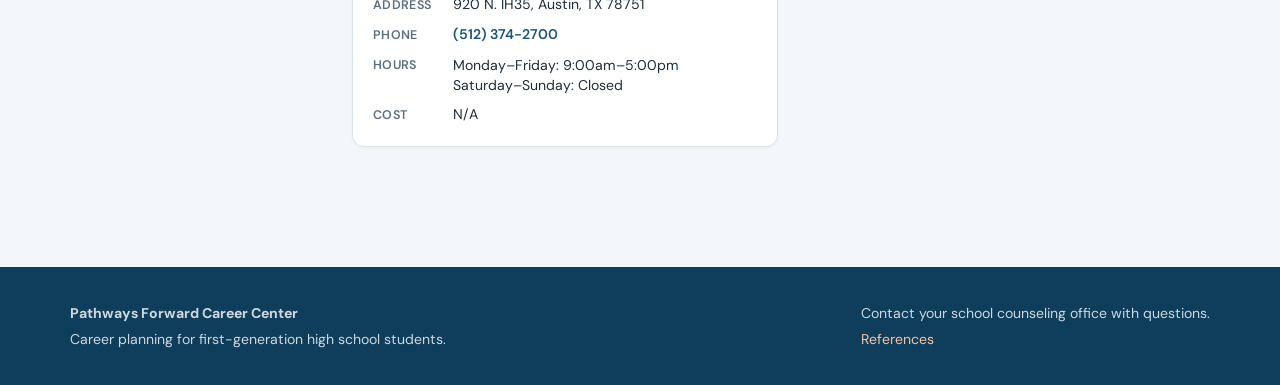
<file: community-resources.html>
<!DOCTYPE html>
<html lang="en">
<head>
  <meta charset="UTF-8">
  <meta name="viewport" content="width=device-width, initial-scale=1.0">
  <meta name="description" content="PFISD Community Resource Guide 2026 for students, families, and staff.">
  <title>Community Resource Guide | Pathways Forward</title>
  <link rel="stylesheet" href="css/style.css">
</head>
<body>
  <a href="#main-content" class="skip-link">Skip to main content</a>

  <header class="site-header">
    <div class="header-inner">
      <a href="index.html" class="logo" aria-label="Pathways Forward Career Center home">
        <div class="logo-icon" aria-hidden="true">PF</div>
        <div>
          <span class="logo-text">Pathways Forward</span>
          <span class="logo-sub">Career Resource Center</span>
        </div>
      </a>
      <button class="nav-toggle" aria-expanded="false" aria-controls="main-nav" aria-label="Open menu">
        <span></span><span></span><span></span>
      </button>
      <nav id="main-nav" class="main-nav" aria-label="Main navigation">
        <ul>
          <li><a href="index.html">Home</a></li>
          <li><a href="framework.html">Framework</a></li>
          <li><a href="assessment.html">Assessment</a></li>
          <li><a href="explore.html">Explore</a></li>
          <li><a href="action.html">Take Action</a></li>
          <li><a href="equity.html">Equity</a></li>
          <li><a href="community-resources.html">Community</a></li>
          <li><a href="references.html">References</a></li>
        </ul>
      </nav>
    </div>
  </header>

  <section class="hero hero-compact">
    <div class="hero-inner">
      <p class="hero-eyebrow">PFISD · 2026</p>
      <h1>Community Resource Guide</h1>
      <p class="hero-lead">Prepared for students, families, and staff. Local providers for emergency help, housing, food, health, employment, and more.</p>
    </div>
  </section>

  <main id="main-content" class="guide-layout">
    <aside class="guide-sidebar" aria-label="Guide navigation">
      <div class="guide-sidebar-inner">
        <label class="search-label" for="resource-search">Search resources</label>
        <input type="search" id="resource-search" class="resource-search" placeholder="Name, service, or keyword…" autocomplete="off">

        <nav class="guide-toc" aria-label="Table of contents">
          <p class="guide-toc-title">Contents</p>
          <ul>
            <li><a href="#disclaimer">Disclaimer</a></li>
            <li><a href="#emergency">Emergency &amp; Hotlines</a></li>
            <li><a href="#district">District Contacts</a></li>
            <li><a href="#mental-health">Mental Health</a></li>
            <li><a href="#housing">Housing</a></li>
            <li><a href="#food">Food</a></li>
            <li><a href="#support">Support Groups</a></li>
            <li><a href="#medical">Medical</a></li>
            <li><a href="#cultural">Cultural Diversity</a></li>
            <li><a href="#clothing">Clothing</a></li>
            <li><a href="#transportation">Transportation</a></li>
            <li><a href="#employment">Employment</a></li>
            <li><a href="#legal">Legal</a></li>
          </ul>
        </nav>
      </div>
    </aside>

    <div class="guide-content">
      <section id="disclaimer" class="section-block">
        <h2>Statement of Disclaimer</h2>
        <div class="card disclaimer-card">
          <p>This list is of known providers of a particular service. The providers on the list are from a variety of sources. This list is being provided as a courtesy, for information only, and the user should understand that no assurances or guarantees regarding the providers on the list are being made by providing this list. PFISD neither endorses, approves, nor recommends any specific provider listed. This list is not inclusive of all community agencies, services or organizations that provide the particular service, and the omission of an agency, service, or organization from this list does not imply disapproval. It is the responsibility of the user of this list to determine whether any of the content is of value to them and whether or not the agency, service, or organization meets their specific needs.</p>
          <p class="disclaimer-es">Esta lista es de proveedores conocidos de un servicio concreto. Los proveedores de la lista proceden de diversas fuentes. Esta lista se proporciona como una cortesía, sólo para información, y el usuario debe entender que no se están dando seguridades o garantías con respecto a los proveedores de la lista al proporcionar esta lista. El Distrito PFISD no respalda, aprueba ni recomienda ningún proveedor específico de la lista. Esta lista no incluye todas las agencias, servicios u organizaciones de la comunidad que prestan el servicio en particular, y la omisión de una agencia, servicio u organización de esta lista no implica su desaprobación. Es responsabilidad del usuario de esta lista determinar si alguno de los contenidos es de valor para él y si la agencia, servicio u organización satisface o no sus necesidades específicas.</p>
        </div>
      </section>

      <section id="emergency" class="section-block guide-section" data-section="emergency">
        <h2>Fire, Police, Emergency Services &amp; Hotlines</h2>
        <div class="provider-grid">
          <article class="provider-card">
            <h3>Pflugerville Police Department</h3>
            <dl>
              <div><dt>Services</dt><dd>Law enforcement, community safety</dd></div>
              <div><dt>Address</dt><dd>1611 E. Pflugerville Pkwy, Pflugerville, TX</dd></div>
              <div><dt>Phone</dt><dd><a href="tel:+15129906700">(512) 990-6700</a></dd></div>
              <div><dt>Hours</dt><dd>24/7</dd></div>
              <div><dt>Cost</dt><dd>N/A</dd></div>
            </dl>
          </article>
          <article class="provider-card">
            <h3>Pflugerville Fire Department</h3>
            <dl>
              <div><dt>Services</dt><dd>Fire protection, emergency response</dd></div>
              <div><dt>Address</dt><dd>203 E. Pecan St., Pflugerville, TX</dd></div>
              <div><dt>Phone</dt><dd><a href="tel:+15122512801">(512) 251-2801</a></dd></div>
              <div><dt>Hours</dt><dd>24/7</dd></div>
              <div><dt>Cost</dt><dd>N/A</dd></div>
            </dl>
          </article>
          <article class="provider-card">
            <h3>Texas Child Abuse Hotline</h3>
            <dl>
              <div><dt>Services</dt><dd>Report child abuse or neglect</dd></div>
              <div><dt>Address</dt><dd>4900 N. Lamar Blvd, Austin, TX 78751</dd></div>
              <div><dt>Phone</dt><dd><a href="tel:+18002525400">1-800-252-5400</a></dd></div>
              <div><dt>Hours</dt><dd>24/7</dd></div>
              <div><dt>Cost</dt><dd>N/A</dd></div>
            </dl>
          </article>
        </div>
      </section>

      <section id="district" class="section-block guide-section" data-section="district">
        <h2>District and Campus Contacts</h2>
        <div class="provider-grid">
          <article class="provider-card">
            <h3>Pflugerville ISD Administration</h3>
            <dl>
              <div><dt>Services</dt><dd>District support and information</dd></div>
              <div><dt>Address</dt><dd>1401 W. Pecan St., Pflugerville, TX</dd></div>
              <div><dt>Phone</dt><dd><a href="tel:+15125940000">(512) 594-0000</a></dd></div>
              <div><dt>Hours</dt><dd>Monday–Friday: 8:00am–5:00pm<br>Saturday–Sunday: Closed</dd></div>
              <div><dt>Cost</dt><dd>N/A</dd></div>
            </dl>
          </article>
          <article class="provider-card">
            <h3>Pflugerville ISD Counseling Services</h3>
            <dl>
              <div><dt>Services</dt><dd>Academic, social-emotional, and college counseling</dd></div>
              <div><dt>Address</dt><dd>1401 W. Pecan St, Pflugerville, TX</dd></div>
              <div><dt>Phone</dt><dd><a href="tel:+15125940000">(512) 594-0000</a></dd></div>
              <div><dt>Hours</dt><dd>Monday–Friday: 8:00am–5:00pm<br>Saturday–Sunday: Closed</dd></div>
              <div><dt>Cost</dt><dd>N/A</dd></div>
            </dl>
          </article>
          <article class="provider-card">
            <h3>Pflugerville ISD Police Department</h3>
            <dl>
              <div><dt>Services</dt><dd>Campus safety and emergency response</dd></div>
              <div><dt>Address</dt><dd>1401 W. Pecan St, Pflugerville, TX</dd></div>
              <div><dt>Phone</dt><dd><a href="tel:+15125941990">(512) 594-1990</a></dd></div>
              <div><dt>Hours</dt><dd>Monday–Friday: 8:00am–5:00pm<br>Saturday–Sunday: Closed</dd></div>
              <div><dt>Cost</dt><dd>N/A</dd></div>
            </dl>
          </article>
        </div>
      </section>

      <section id="mental-health" class="section-block guide-section" data-section="mental-health">
        <h2>Mental Health Services</h2>
        <div class="provider-grid">
          <article class="provider-card">
            <h3>Bluebonnet Trails Community Services 24/7 Crisis Line</h3>
            <dl>
              <div><dt>Services</dt><dd>Mental health counseling and crisis services</dd></div>
              <div><dt>Address</dt><dd>1009 N. Georgetown St., Round Rock, TX</dd></div>
              <div><dt>Phone</dt><dd><a href="tel:+18443096385">(844) 309-6385</a></dd></div>
              <div><dt>Hours</dt><dd>24/7</dd></div>
              <div><dt>Cost</dt><dd>N/A</dd></div>
            </dl>
          </article>
          <article class="provider-card">
            <h3>Life Works</h3>
            <dl>
              <div><dt>Services</dt><dd>My Health/My resource well being</dd></div>
              <div><dt>Address</dt><dd>835 North Pleasant Valley Road, Austin, TX 78702</dd></div>
              <div><dt>Phone</dt><dd><a href="tel:+15127352400">(512) 735-2400</a></dd></div>
              <div><dt>Hours</dt><dd>Monday–Thursday: 8:30AM–8PM<br>Friday: 8:30AM–5:00PM<br>Saturday: 9AM–1PM</dd></div>
              <div><dt>Cost</dt><dd>N/A</dd></div>
            </dl>
          </article>
          <article class="provider-card">
            <h3>Parkway Counseling Center</h3>
            <dl>
              <div><dt>Services</dt><dd>Pastoral Counseling</dd></div>
              <div><dt>Address</dt><dd>303 E Pflugerville Pkwy, Pflugerville, TX 78660</dd></div>
              <div><dt>Phone</dt><dd><a href="tel:+15124209810">(512) 420-9810</a></dd></div>
              <div><dt>Hours</dt><dd>Monday–Thursday: 8:00am–5:00pm<br>Sunday: 7:30am–12:30pm</dd></div>
              <div><dt>Cost</dt><dd>Contact for cost information</dd></div>
            </dl>
          </article>
        </div>
      </section>

      <section id="housing" class="section-block guide-section" data-section="housing">
        <h2>Housing Assistance &amp; Homeless Resources</h2>
        <div class="provider-grid">
          <article class="provider-card">
            <h3>Front Steps Austin</h3>
            <dl>
              <div><dt>Services</dt><dd>Temporary housing and family support</dd></div>
              <div><dt>Address</dt><dd>500 East 7th St, Austin, TX 78768</dd></div>
              <div><dt>Phone</dt><dd><a href="tel:+15123054100">(512) 305-4100</a></dd></div>
              <div><dt>Hours</dt><dd>24/7</dd></div>
              <div><dt>Cost</dt><dd>N/A</dd></div>
            </dl>
          </article>
          <article class="provider-card">
            <h3>New Life Transitional Housing Pinkys Place</h3>
            <dl>
              <div><dt>Services</dt><dd>Emergency shelter assistance</dd></div>
              <div><dt>Address</dt><dd>2900 Loyola Lane, Austin, TX 78723</dd></div>
              <div><dt>Phone</dt><dd><a href="tel:+15129091738">(512) 909-1738</a></dd></div>
              <div><dt>Hours</dt><dd>24/7</dd></div>
              <div><dt>Cost</dt><dd>Low cost (contact for cost information)</dd></div>
            </dl>
          </article>
          <article class="provider-card">
            <h3>Salvation Army of Austin, Texas</h3>
            <dl>
              <div><dt>Services</dt><dd>Housing stabilization and homelessness prevention</dd></div>
              <div><dt>Address</dt><dd>4216 S. Congress Ave, Austin, TX 78745</dd></div>
              <div><dt>Phone</dt><dd><a href="tel:+15124472272">(512) 447-2272</a></dd></div>
              <div><dt>Hours</dt><dd>24/7</dd></div>
              <div><dt>Cost</dt><dd>Low cost (contact for cost information)</dd></div>
            </dl>
          </article>
          <article class="provider-card">
            <h3>Lifeworks Emergency Shelter for Youth</h3>
            <dl>
              <div><dt>Services</dt><dd>Temporary housing and family support</dd></div>
              <div><dt>Address</dt><dd>3700 S. 1st Street, Austin, TX 78704</dd></div>
              <div><dt>Phone</dt><dd><a href="tel:+15127352400">(512) 735-2400</a></dd></div>
              <div><dt>Hours</dt><dd>24/7</dd></div>
              <div><dt>Cost</dt><dd>N/A</dd></div>
            </dl>
          </article>
        </div>
      </section>

      <section id="food" class="section-block guide-section" data-section="food">
        <h2>Food Insecurity Resources</h2>
        <div class="provider-grid">
          <article class="provider-card">
            <h3>Food for All Pflugerville Food Pantry</h3>
            <dl>
              <div><dt>Services</dt><dd>Food assistance</dd></div>
              <div><dt>Address</dt><dd>301 S. Railroad Avenue, Pflugerville, TX 78660</dd></div>
              <div><dt>Phone</dt><dd><a href="tel:+17136888516">(713) 688-8516</a></dd></div>
              <div><dt>Hours</dt><dd>Monday/Wednesday/Friday: 10:00am–2:00pm<br>Tuesday/Sunday: 10:00am–2:00pm<br>Thursday/Saturday: Closed</dd></div>
              <div><dt>Cost</dt><dd>N/A</dd></div>
            </dl>
          </article>
          <article class="provider-card">
            <h3>Central Texas Food Bank</h3>
            <dl>
              <div><dt>Services</dt><dd>Food distribution and nutrition programs</dd></div>
              <div><dt>Address</dt><dd>6500 Metropolis Dr, Austin, TX 78744</dd></div>
              <div><dt>Phone</dt><dd><a href="tel:+15122822111">(512) 282-2111</a></dd></div>
              <div><dt>Hours</dt><dd>Monday–Friday: 8:00am–5:00pm<br>Saturday–Sunday: Closed</dd></div>
              <div><dt>Cost</dt><dd>N/A</dd></div>
            </dl>
          </article>
          <article class="provider-card">
            <h3>Meals on Wheels Central Texas</h3>
            <dl>
              <div><dt>Services</dt><dd>Serving hot meals</dd></div>
              <div><dt>Address</dt><dd>3227 E 5th Street, Austin, TX 78702</dd></div>
              <div><dt>Phone</dt><dd><a href="tel:+15124766325">(512) 476-6325</a></dd></div>
              <div><dt>Hours</dt><dd>Monday–Friday: 8:00am–5:00pm<br>Saturday–Sunday: Closed</dd></div>
              <div><dt>Cost</dt><dd>N/A</dd></div>
            </dl>
          </article>
        </div>
      </section>

      <section id="support" class="section-block guide-section" data-section="support">
        <h2>Support Groups</h2>
        <div class="provider-grid">
          <article class="provider-card">
            <h3>Travis County Community Center (Alcohol Anonymous)</h3>
            <dl>
              <div><dt>Services</dt><dd>Alcohol Anonymous</dd></div>
              <div><dt>Address</dt><dd>15822 Foothill Farms, Pflugerville, TX</dd></div>
              <div><dt>Phone</dt><dd><a href="tel:+15128541530">(512) 854-1530</a></dd></div>
              <div><dt>Hours</dt><dd>Monday–Friday: 8:00am–5:00pm<br>Saturday–Sunday: Closed</dd></div>
              <div><dt>Cost</dt><dd>N/A</dd></div>
            </dl>
          </article>
          <article class="provider-card">
            <h3>Travis County Community Center (Narcotics Anonymous)</h3>
            <dl>
              <div><dt>Services</dt><dd>Narcotics Anonymous</dd></div>
              <div><dt>Address</dt><dd>15822 Foothill Farms, Pflugerville, TX 78660</dd></div>
              <div><dt>Phone</dt><dd><a href="tel:+15128541530">(512) 854-1530</a></dd></div>
              <div><dt>Hours</dt><dd>Monday–Friday: 8:00am–5:00pm<br>Saturday–Sunday: Closed</dd></div>
              <div><dt>Cost</dt><dd>N/A</dd></div>
            </dl>
          </article>
          <article class="provider-card">
            <h3>Christi Center (Grief Support)</h3>
            <dl>
              <div><dt>Services</dt><dd>Grief support</dd></div>
              <div><dt>Address</dt><dd>2306 Hancock Drive, Austin, TX 78756</dd></div>
              <div><dt>Phone</dt><dd><a href="tel:+15124672600">(512) 467-2600</a></dd></div>
              <div><dt>Hours</dt><dd>Monday–Friday: 8:00am–5:00pm<br>Saturday–Sunday: Closed</dd></div>
              <div><dt>Cost</dt><dd>N/A</dd></div>
            </dl>
          </article>
        </div>
      </section>

      <section id="medical" class="section-block guide-section" data-section="medical">
        <h2>Medical Assistance &amp; Low-Cost Clinics</h2>
        <div class="provider-grid">
          <article class="provider-card">
            <h3>Community Care Health Centers</h3>
            <dl>
              <div><dt>Services</dt><dd>Primary care and preventive health services</dd></div>
              <div><dt>Address</dt><dd>2700 W. Pecan Street, Pflugerville, TX 78660</dd></div>
              <div><dt>Phone</dt><dd><a href="tel:+15129789015">(512) 978-9015</a></dd></div>
              <div><dt>Hours</dt><dd>Monday–Friday: 8:00am–5:00pm</dd></div>
              <div><dt>Cost</dt><dd>Low cost (contact for cost information)</dd></div>
            </dl>
          </article>
          <article class="provider-card">
            <h3>Lone Star Circle of Care</h3>
            <dl>
              <div><dt>Services</dt><dd>Medical, dental, and behavioral health</dd></div>
              <div><dt>Address</dt><dd>1501 W. Pecan Street, Pflugerville, TX 78660</dd></div>
              <div><dt>Phone</dt><dd><a href="tel:+18778005722">(877) 800-5722</a></dd></div>
              <div><dt>Hours</dt><dd>Monday–Friday: 8:00am–5:00pm<br>Saturday–Sunday: Closed</dd></div>
              <div><dt>Cost</dt><dd>Low cost (contact for cost information)</dd></div>
            </dl>
          </article>
          <article class="provider-card">
            <h3>People's Community Clinic</h3>
            <dl>
              <div><dt>Services</dt><dd>Affordable healthcare</dd></div>
              <div><dt>Address</dt><dd>1025 E 32nd Street, Austin, TX 78705</dd></div>
              <div><dt>Phone</dt><dd><a href="tel:+15124784939">(512) 478-4939</a></dd></div>
              <div><dt>Hours</dt><dd>Monday–Friday: 7:45am–8:00pm</dd></div>
              <div><dt>Cost</dt><dd>Low cost (contact for cost information)</dd></div>
            </dl>
          </article>
        </div>
      </section>

      <section id="cultural" class="section-block guide-section" data-section="cultural">
        <h2>Cultural Diversity Resources</h2>
        <div class="provider-grid">
          <article class="provider-card">
            <h3>Black Pflugerville</h3>
            <dl>
              <div><dt>Services</dt><dd>Health and community support</dd></div>
              <div><dt>Address</dt><dd>15822 Foothill Farms, Pflugerville, TX 78660</dd></div>
              <div><dt>Phone</dt><dd><a href="tel:+15125373231">(512) 537-3231</a></dd></div>
              <div><dt>Hours</dt><dd>Monday–Sunday: 9:00am–5:00pm</dd></div>
              <div><dt>Cost</dt><dd>N/A</dd></div>
            </dl>
          </article>
          <article class="provider-card">
            <h3>Indian American Association</h3>
            <dl>
              <div><dt>Services</dt><dd>Health and community support</dd></div>
              <div><dt>Address</dt><dd>15822 Foothill Farms, Pflugerville, TX 78660</dd></div>
              <div><dt>Phone</dt><dd><a href="tel:+15125373231">(512) 537-3231</a></dd></div>
              <div><dt>Hours</dt><dd>Monday–Sunday: 9:00am–5:00pm</dd></div>
              <div><dt>Cost</dt><dd>N/A</dd></div>
            </dl>
          </article>
          <article class="provider-card">
            <h3>Austin Chinese-American Network</h3>
            <dl>
              <div><dt>Services</dt><dd>Health and community support</dd></div>
              <div><dt>Address</dt><dd>15822 Foothill Farms, Pflugerville, TX 78660</dd></div>
              <div><dt>Phone</dt><dd><a href="tel:+15125373231">(512) 537-3231</a></dd></div>
              <div><dt>Hours</dt><dd>Monday–Sunday: 9:00am–5:00pm</dd></div>
              <div><dt>Cost</dt><dd>N/A</dd></div>
            </dl>
          </article>
        </div>
      </section>

      <section id="clothing" class="section-block guide-section" data-section="clothing">
        <h2>Clothing Centers</h2>
        <div class="provider-grid">
          <article class="provider-card">
            <h3>Goodwill Central Texas</h3>
            <dl>
              <div><dt>Services</dt><dd>Affordable clothing and job support</dd></div>
              <div><dt>Address</dt><dd>1701 FM 685, Pflugerville, TX 78660</dd></div>
              <div><dt>Phone</dt><dd><a href="tel:+15122528827">(512) 252-8827</a></dd></div>
              <div><dt>Hours</dt><dd>Monday–Sunday: 10:00am–5:00pm</dd></div>
              <div><dt>Cost</dt><dd>Low cost</dd></div>
            </dl>
          </article>
          <article class="provider-card">
            <h3>Society of St. Vincent de Paul</h3>
            <dl>
              <div><dt>Services</dt><dd>Clothing assistance</dd></div>
              <div><dt>Address</dt><dd>901 W Braker Lane, Austin, TX 78758</dd></div>
              <div><dt>Phone</dt><dd><a href="tel:+15124425652">(512) 442-5652</a></dd></div>
              <div><dt>Hours</dt><dd>Monday–Sunday: 10:00am–5:00pm</dd></div>
              <div><dt>Cost</dt><dd>Low cost</dd></div>
            </dl>
          </article>
          <article class="provider-card">
            <h3>Salvation Army Family Store</h3>
            <dl>
              <div><dt>Services</dt><dd>Low-cost clothing and household items</dd></div>
              <div><dt>Address</dt><dd>601 W Louis Henna Blvd, Austin, TX 78728</dd></div>
              <div><dt>Phone</dt><dd><a href="tel:+15122467272">(512) 246-7272</a></dd></div>
              <div><dt>Hours</dt><dd>Monday–Saturday: 9:00am–8:00pm<br>Sunday: Closed</dd></div>
              <div><dt>Cost</dt><dd>Low cost</dd></div>
            </dl>
          </article>
        </div>
      </section>

      <section id="transportation" class="section-block guide-section" data-section="transportation">
        <h2>Public Transportation Services</h2>
        <div class="provider-grid">
          <article class="provider-card">
            <h3>CapMetro</h3>
            <dl>
              <div><dt>Services</dt><dd>Public bus transportation</dd></div>
              <div><dt>Address</dt><dd>2610 E. 5th Street, Austin, TX 78702</dd></div>
              <div><dt>Phone</dt><dd><a href="tel:+15124741200">(512) 474-1200</a></dd></div>
              <div><dt>Hours</dt><dd>Monday–Sunday: 3:30am–12:30am</dd></div>
              <div><dt>Cost</dt><dd>Free for ages 18 and under. Single rider $1.25. Day pass $7.00</dd></div>
            </dl>
          </article>
          <article class="provider-card">
            <h3>CARTS</h3>
            <dl>
              <div><dt>Services</dt><dd>Rural transportation assistance</dd></div>
              <div><dt>Address</dt><dd>3620 S Austin St, Georgetown, TX 78626</dd></div>
              <div><dt>Phone</dt><dd><a href="tel:+15123527433">(512) 352-7433</a></dd></div>
              <div><dt>Hours</dt><dd>Monday–Sunday: 9:00am–3:00pm</dd></div>
              <div><dt>Cost</dt><dd>$2 to $6.00 depending on distance</dd></div>
            </dl>
          </article>
          <article class="provider-card">
            <h3>Drive a Senior</h3>
            <dl>
              <div><dt>Services</dt><dd>Elderly transportation assistance</dd></div>
              <div><dt>Address</dt><dd>3125 S Austin St, Georgetown, TX 78626</dd></div>
              <div><dt>Phone</dt><dd><a href="tel:+15123101060">(512) 310-1060</a></dd></div>
              <div><dt>Hours</dt><dd>Monday–Friday: 9:00am–5:00pm<br>Saturday–Sunday: Closed</dd></div>
              <div><dt>Cost</dt><dd>$21.59/hour</dd></div>
            </dl>
          </article>
        </div>
      </section>

      <section id="employment" class="section-block guide-section" data-section="employment">
        <h2>Employment Resources</h2>
        <div class="provider-grid">
          <article class="provider-card">
            <h3>Workforce Solutions Capital Area</h3>
            <dl>
              <div><dt>Services</dt><dd>Job search assistance and training</dd></div>
              <div><dt>Address</dt><dd>9001 N IH35, Austin, TX 78753</dd></div>
              <div><dt>Phone</dt><dd><a href="tel:+15124549675">(512) 454-9675</a></dd></div>
              <div><dt>Hours</dt><dd>Monday–Friday: 8:00am–5:00pm<br>Saturday–Sunday: Closed</dd></div>
              <div><dt>Cost</dt><dd>N/A</dd></div>
            </dl>
          </article>
          <article class="provider-card">
            <h3>Texas Workforce Commission</h3>
            <dl>
              <div><dt>Services</dt><dd>Employment resources</dd></div>
              <div><dt>Address</dt><dd>575 Round Rock W Dr, Round Rock, TX 78681</dd></div>
              <div><dt>Phone</dt><dd><a href="tel:+15122442207">(512) 244-2207</a></dd></div>
              <div><dt>Hours</dt><dd>Monday–Friday: 8:00am–5:00pm<br>Saturday–Sunday: Closed</dd></div>
              <div><dt>Cost</dt><dd>N/A</dd></div>
            </dl>
          </article>
          <article class="provider-card">
            <h3>Goodwill Career Services</h3>
            <dl>
              <div><dt>Services</dt><dd>Resume and job readiness support</dd></div>
              <div><dt>Address</dt><dd>150 West Palm Valley Blvd, Round Rock, TX 78664</dd></div>
              <div><dt>Phone</dt><dd><a href="tel:+15126377580">(512) 637-7580</a></dd></div>
              <div><dt>Hours</dt><dd>Monday–Friday: 8:00am–5:00pm<br>Saturday–Sunday: Closed</dd></div>
              <div><dt>Cost</dt><dd>N/A</dd></div>
            </dl>
          </article>
        </div>
      </section>

      <section id="legal" class="section-block guide-section" data-section="legal">
        <h2>Legal Assistance</h2>
        <div class="provider-grid">
          <article class="provider-card">
            <h3>Volunteer Legal Services of Central Texas</h3>
            <dl>
              <div><dt>Services</dt><dd>Legal assistance</dd></div>
              <div><dt>Address</dt><dd>8801 Centre Park, Austin, TX 78754</dd></div>
              <div><dt>Phone</dt><dd><a href="tel:+15124765550">(512) 476-5550</a></dd></div>
              <div><dt>Hours</dt><dd>Monday–Friday: 9:00am–5:00pm<br>Saturday–Sunday: Closed</dd></div>
              <div><dt>Cost</dt><dd>Low cost (contact for cost information)</dd></div>
            </dl>
          </article>
          <article class="provider-card">
            <h3>American Civil Liberties Union of Texas</h3>
            <dl>
              <div><dt>Services</dt><dd>Legal assistance</dd></div>
              <div><dt>Address</dt><dd>Austin Regional Office, P.O. Box 12905, Austin, TX 78711</dd></div>
              <div><dt>Phone</dt><dd><a href="tel:+15124787300">(512) 478-7300</a></dd></div>
              <div><dt>Hours</dt><dd>Monday–Friday: 9:00am–8:00pm<br>Saturday–Sunday: Closed</dd></div>
              <div><dt>Cost</dt><dd>N/A</dd></div>
            </dl>
          </article>
          <article class="provider-card">
            <h3>Texas Rio Grande Legal Aid</h3>
            <dl>
              <div><dt>Services</dt><dd>Legal assistance</dd></div>
              <div><dt>Address</dt><dd>920 N. IH35, Austin, TX 78751</dd></div>
              <div><dt>Phone</dt><dd><a href="tel:+15123742700">(512) 374-2700</a></dd></div>
              <div><dt>Hours</dt><dd>Monday–Friday: 9:00am–5:00pm<br>Saturday–Sunday: Closed</dd></div>
              <div><dt>Cost</dt><dd>N/A</dd></div>
            </dl>
          </article>
        </div>
      </section>

      <p id="no-results" class="no-results" hidden>No resources match your search.</p>
    </div>
  </main>

  <footer class="site-footer">
    <div class="footer-inner">
      <div>
        <p><strong>Pathways Forward Career Center</strong></p>
        <p>Career planning for first-generation high school students.</p>
      </div>
      <div>
        <p>Contact your school counseling office with questions.</p>
        <p><a href="references.html">References</a></p>
      </div>
    </div>
  </footer>

  <script src="js/main.js"></script>
</body>
</html>
</file>
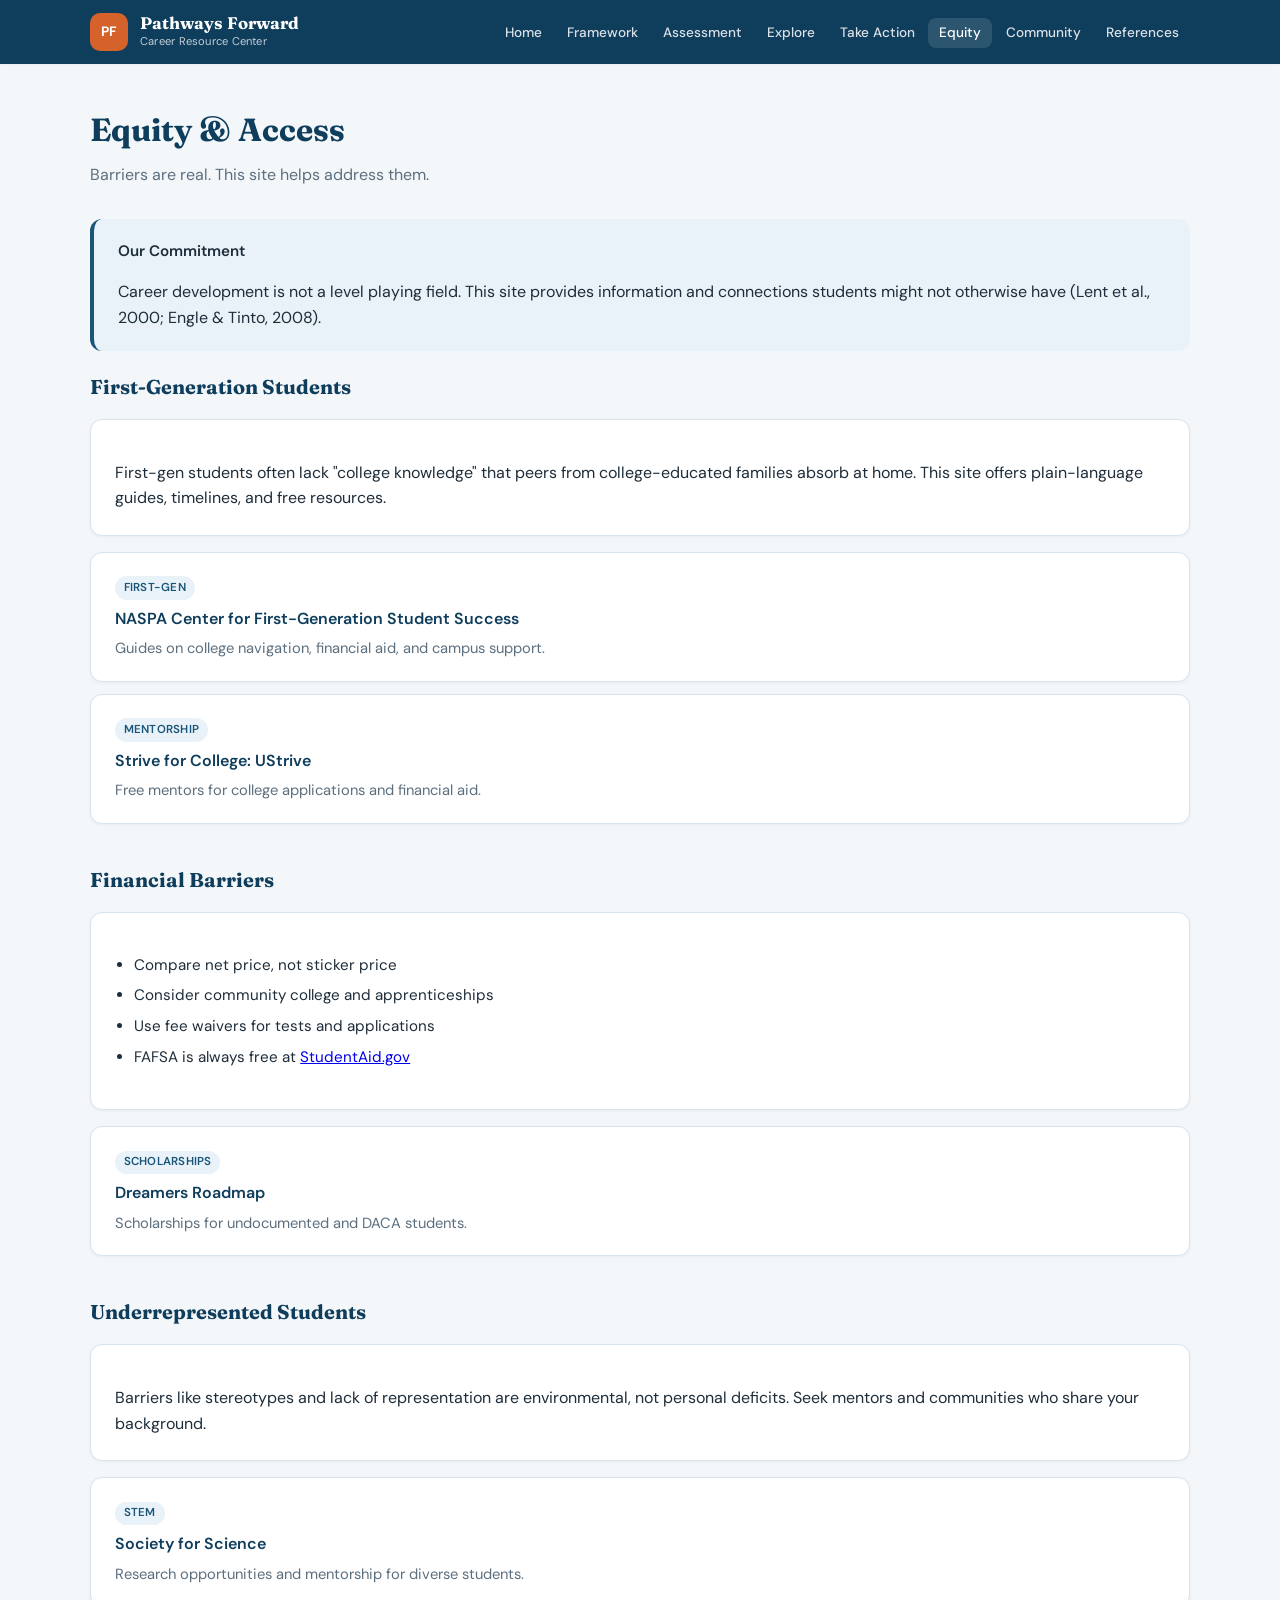
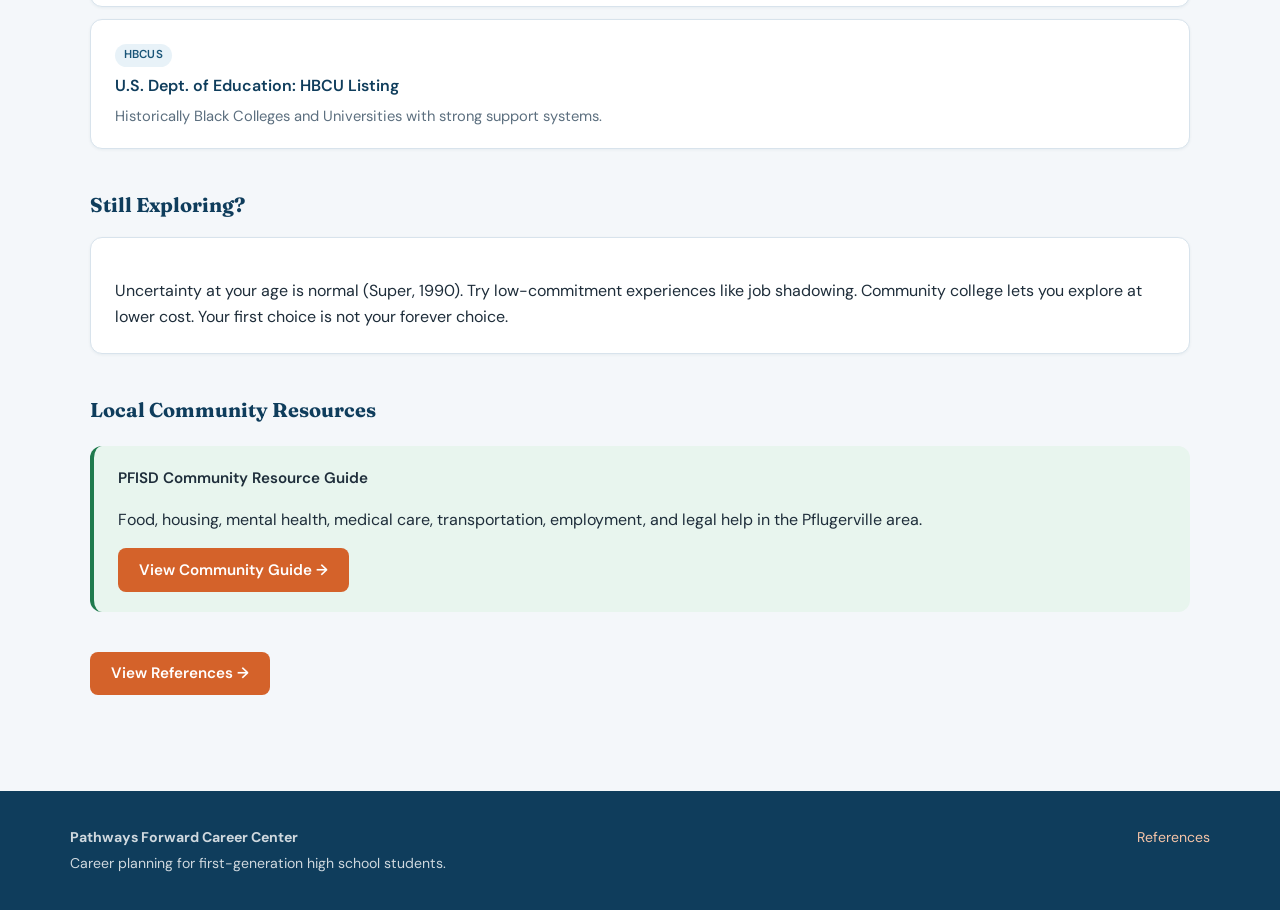
<file: equity.html>
<!DOCTYPE html>
<html lang="en">
<head>
  <meta charset="UTF-8">
  <meta name="viewport" content="width=device-width, initial-scale=1.0">
  <meta name="description" content="Equity and access resources for first-generation and underserved students.">
  <title>Equity &amp; Access | Pathways Forward</title>
  <link rel="stylesheet" href="css/style.css">
</head>
<body>
  <a href="#main-content" class="skip-link">Skip to main content</a>

  <header class="site-header">
    <div class="header-inner">
      <a href="index.html" class="logo" aria-label="Pathways Forward Career Center home">
        <div class="logo-icon" aria-hidden="true">PF</div>
        <div>
          <span class="logo-text">Pathways Forward</span>
          <span class="logo-sub">Career Resource Center</span>
        </div>
      </a>
      <button class="nav-toggle" aria-expanded="false" aria-controls="main-nav" aria-label="Open menu">
        <span></span><span></span><span></span>
      </button>
      <nav id="main-nav" class="main-nav" aria-label="Main navigation">
        <ul>
          <li><a href="index.html">Home</a></li>
          <li><a href="framework.html">Framework</a></li>
          <li><a href="assessment.html">Assessment</a></li>
          <li><a href="explore.html">Explore</a></li>
          <li><a href="action.html">Take Action</a></li>
          <li><a href="equity.html">Equity</a></li>
          <li><a href="community-resources.html">Community</a></li>
          <li><a href="references.html">References</a></li>
        </ul>
      </nav>
    </div>
  </header>

  <main id="main-content">
    <div class="page-header">
      <h1>Equity &amp; Access</h1>
      <p class="subtitle">Barriers are real. This site helps address them.</p>
    </div>

    <div class="callout callout-info">
      <h3>Our Commitment</h3>
      <p>Career development is not a level playing field. This site provides information and connections students might not otherwise have (Lent et al., 2000; Engle &amp; Tinto, 2008).</p>
    </div>

    <section class="section-block">
      <h2>First-Generation Students</h2>
      <div class="card">
        <p>First-gen students often lack "college knowledge" that peers from college-educated families absorb at home. This site offers plain-language guides, timelines, and free resources.</p>
      </div>

      <div class="resource-item">
        <span class="resource-tag">First-Gen</span>
        <h3><a href="https://firstgen.naspa.org/" target="_blank" rel="noopener noreferrer">NASPA Center for First-Generation Student Success</a></h3>
        <p>Guides on college navigation, financial aid, and campus support.</p>
      </div>

      <div class="resource-item">
        <span class="resource-tag">Mentorship</span>
        <h3><a href="https://www.striveforcollege.org/" target="_blank" rel="noopener noreferrer">Strive for College: UStrive</a></h3>
        <p>Free mentors for college applications and financial aid.</p>
      </div>
    </section>

    <section class="section-block">
      <h2>Financial Barriers</h2>
      <div class="card">
        <ul class="styled-list">
          <li>Compare net price, not sticker price</li>
          <li>Consider community college and apprenticeships</li>
          <li>Use fee waivers for tests and applications</li>
          <li>FAFSA is always free at <a href="https://studentaid.gov/" target="_blank" rel="noopener noreferrer">StudentAid.gov</a></li>
        </ul>
      </div>

      <div class="resource-item">
        <span class="resource-tag">Scholarships</span>
        <h3><a href="https://www.dreamersroadmap.com/" target="_blank" rel="noopener noreferrer">Dreamers Roadmap</a></h3>
        <p>Scholarships for undocumented and DACA students.</p>
      </div>
    </section>

    <section class="section-block">
      <h2>Underrepresented Students</h2>
      <div class="card">
        <p>Barriers like stereotypes and lack of representation are environmental, not personal deficits. Seek mentors and communities who share your background.</p>
      </div>

      <div class="resource-item">
        <span class="resource-tag">STEM</span>
        <h3><a href="https://www.societyforscience.org/regeneron-sts/" target="_blank" rel="noopener noreferrer">Society for Science</a></h3>
        <p>Research opportunities and mentorship for diverse students.</p>
      </div>

      <div class="resource-item">
        <span class="resource-tag">HBCUs</span>
        <h3><a href="https://sites.ed.gov/whhbcu/one-hundred-and-five-historically-black-colleges-and-universities/" target="_blank" rel="noopener noreferrer">U.S. Dept. of Education: HBCU Listing</a></h3>
        <p>Historically Black Colleges and Universities with strong support systems.</p>
      </div>
    </section>

    <section class="section-block">
      <h2>Still Exploring?</h2>
      <div class="card">
        <p>Uncertainty at your age is normal (Super, 1990). Try low-commitment experiences like job shadowing. Community college lets you explore at lower cost. Your first choice is not your forever choice.</p>
      </div>
    </section>

    <section class="section-block">
      <h2>Local Community Resources</h2>
      <div class="callout callout-success">
        <h3>PFISD Community Resource Guide</h3>
        <p>Food, housing, mental health, medical care, transportation, employment, and legal help in the Pflugerville area.</p>
        <p style="margin-top: 0.75rem;"><a href="community-resources.html" class="btn">View Community Guide →</a></p>
      </div>
    </section>

    <p><a href="references.html" class="btn">View References →</a></p>
  </main>

  <footer class="site-footer">
    <div class="footer-inner">
      <div>
        <p><strong>Pathways Forward Career Center</strong></p>
        <p>Career planning for first-generation high school students.</p>
      </div>
      <div>
        <p><a href="references.html">References</a></p>
      </div>
    </div>
  </footer>

  <script src="js/main.js"></script>
</body>
</html>
</file>
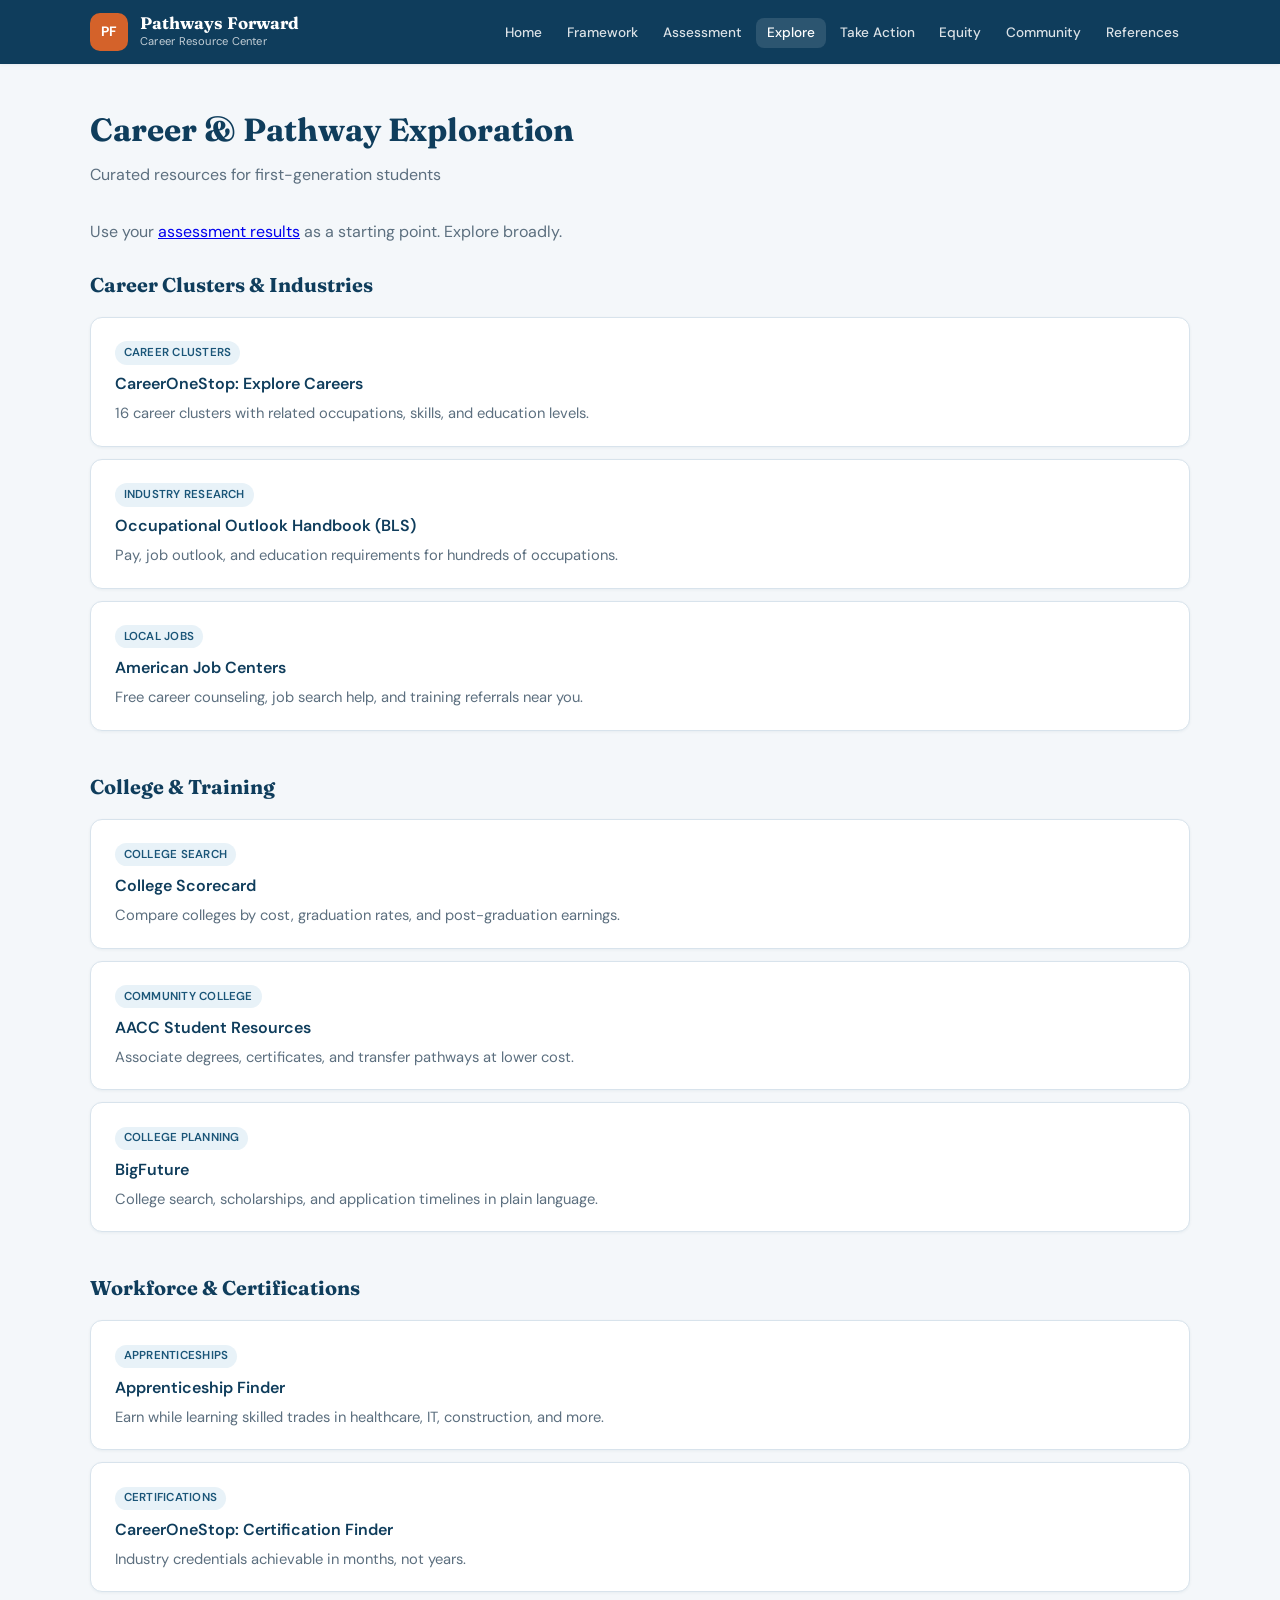
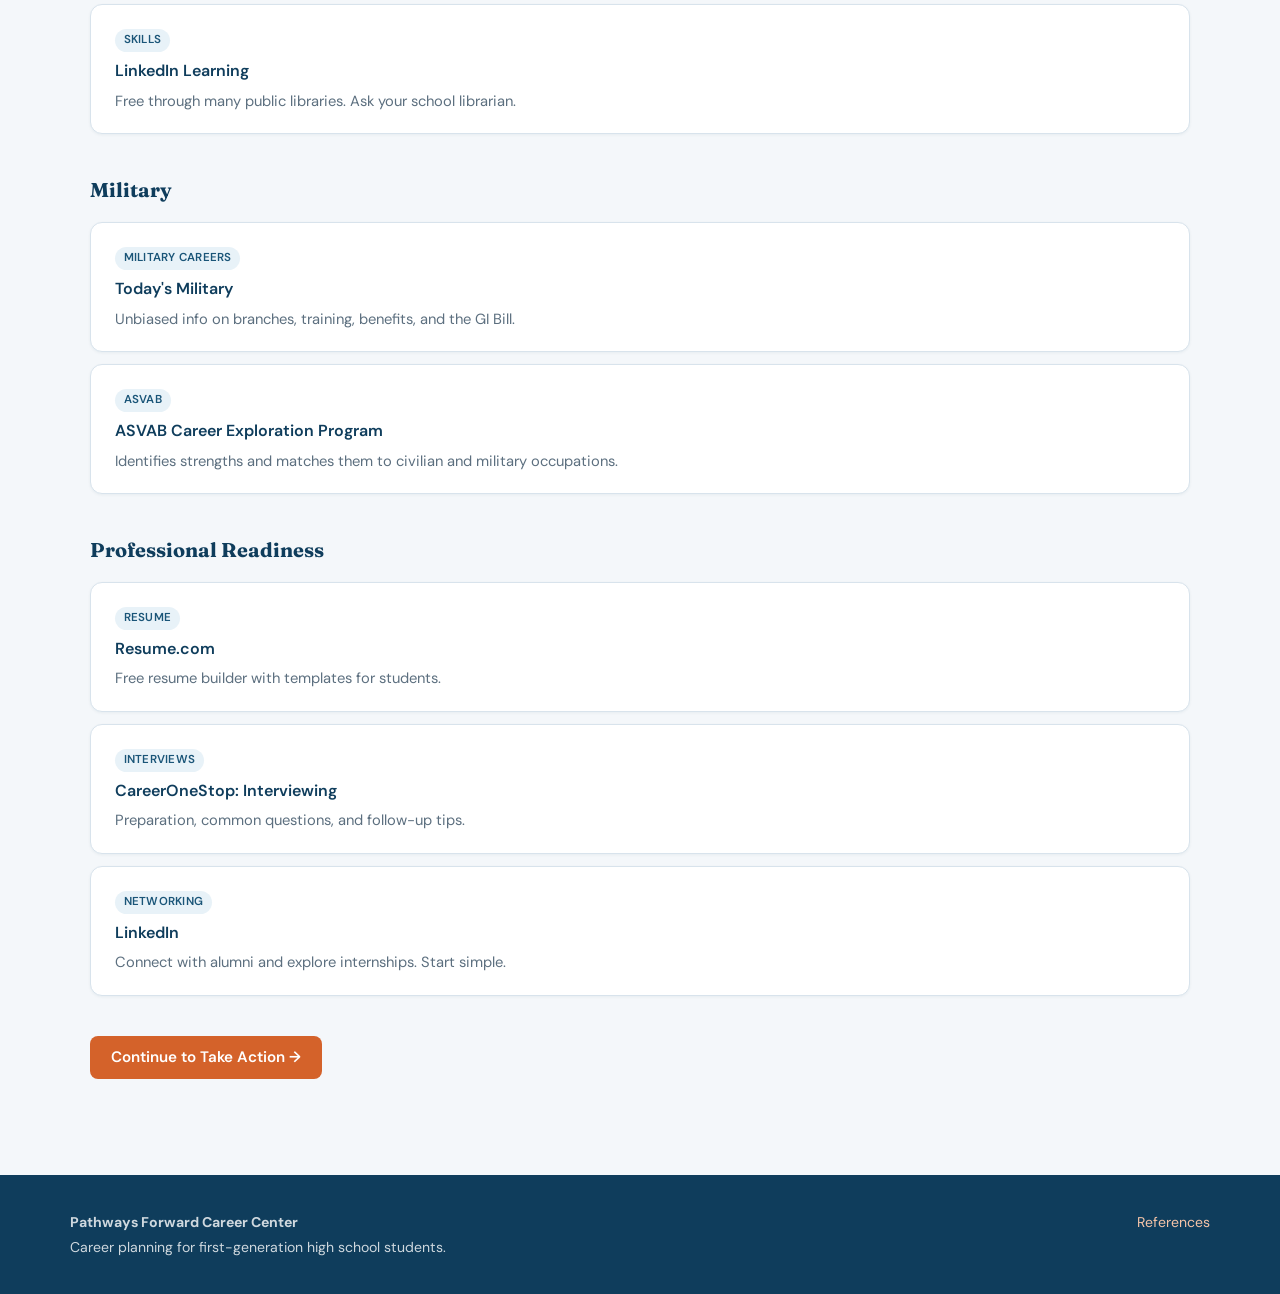
<file: explore.html>
<!DOCTYPE html>
<html lang="en">
<head>
  <meta charset="UTF-8">
  <meta name="viewport" content="width=device-width, initial-scale=1.0">
  <meta name="description" content="Curated career, education, and workforce resources for high school students.">
  <title>Career &amp; Pathway Exploration | Pathways Forward</title>
  <link rel="stylesheet" href="css/style.css">
</head>
<body>
  <a href="#main-content" class="skip-link">Skip to main content</a>

  <header class="site-header">
    <div class="header-inner">
      <a href="index.html" class="logo" aria-label="Pathways Forward Career Center home">
        <div class="logo-icon" aria-hidden="true">PF</div>
        <div>
          <span class="logo-text">Pathways Forward</span>
          <span class="logo-sub">Career Resource Center</span>
        </div>
      </a>
      <button class="nav-toggle" aria-expanded="false" aria-controls="main-nav" aria-label="Open menu">
        <span></span><span></span><span></span>
      </button>
      <nav id="main-nav" class="main-nav" aria-label="Main navigation">
        <ul>
          <li><a href="index.html">Home</a></li>
          <li><a href="framework.html">Framework</a></li>
          <li><a href="assessment.html">Assessment</a></li>
          <li><a href="explore.html">Explore</a></li>
          <li><a href="action.html">Take Action</a></li>
          <li><a href="equity.html">Equity</a></li>
          <li><a href="community-resources.html">Community</a></li>
          <li><a href="references.html">References</a></li>
        </ul>
      </nav>
    </div>
  </header>

  <main id="main-content">
    <div class="page-header">
      <h1>Career &amp; Pathway Exploration</h1>
      <p class="subtitle">Curated resources for first-generation students</p>
    </div>

    <p class="lead-text">Use your <a href="assessment.html">assessment results</a> as a starting point. Explore broadly.</p>

    <section class="section-block">
      <h2>Career Clusters &amp; Industries</h2>

      <div class="resource-item">
        <span class="resource-tag">Career Clusters</span>
        <h3><a href="https://www.careeronestop.org/ExploreCareers/Explore-careers.aspx" target="_blank" rel="noopener noreferrer">CareerOneStop: Explore Careers</a></h3>
        <p>16 career clusters with related occupations, skills, and education levels.</p>
      </div>

      <div class="resource-item">
        <span class="resource-tag">Industry Research</span>
        <h3><a href="https://www.bls.gov/ooh/" target="_blank" rel="noopener noreferrer">Occupational Outlook Handbook (BLS)</a></h3>
        <p>Pay, job outlook, and education requirements for hundreds of occupations.</p>
      </div>

      <div class="resource-item">
        <span class="resource-tag">Local Jobs</span>
        <h3><a href="https://www.careeronestop.org/LocalHelp/AmericanJobCenters/find-american-job-centers.aspx" target="_blank" rel="noopener noreferrer">American Job Centers</a></h3>
        <p>Free career counseling, job search help, and training referrals near you.</p>
      </div>
    </section>

    <section class="section-block">
      <h2>College &amp; Training</h2>

      <div class="resource-item">
        <span class="resource-tag">College Search</span>
        <h3><a href="https://collegescorecard.ed.gov/" target="_blank" rel="noopener noreferrer">College Scorecard</a></h3>
        <p>Compare colleges by cost, graduation rates, and post-graduation earnings.</p>
      </div>

      <div class="resource-item">
        <span class="resource-tag">Community College</span>
        <h3><a href="https://www.aacc.nche.edu/resources/for-students/" target="_blank" rel="noopener noreferrer">AACC Student Resources</a></h3>
        <p>Associate degrees, certificates, and transfer pathways at lower cost.</p>
      </div>

      <div class="resource-item">
        <span class="resource-tag">College Planning</span>
        <h3><a href="https://bigfuture.collegeboard.org/" target="_blank" rel="noopener noreferrer">BigFuture</a></h3>
        <p>College search, scholarships, and application timelines in plain language.</p>
      </div>
    </section>

    <section class="section-block">
      <h2>Workforce &amp; Certifications</h2>

      <div class="resource-item">
        <span class="resource-tag">Apprenticeships</span>
        <h3><a href="https://www.apprenticeship.gov/apprenticeship-finder" target="_blank" rel="noopener noreferrer">Apprenticeship Finder</a></h3>
        <p>Earn while learning skilled trades in healthcare, IT, construction, and more.</p>
      </div>

      <div class="resource-item">
        <span class="resource-tag">Certifications</span>
        <h3><a href="https://www.careerwise.ed.gov/" target="_blank" rel="noopener noreferrer">CareerOneStop: Certification Finder</a></h3>
        <p>Industry credentials achievable in months, not years.</p>
      </div>

      <div class="resource-item">
        <span class="resource-tag">Skills</span>
        <h3><a href="https://www.linkedin.com/learning/" target="_blank" rel="noopener noreferrer">LinkedIn Learning</a></h3>
        <p>Free through many public libraries. Ask your school librarian.</p>
      </div>
    </section>

    <section class="section-block">
      <h2>Military</h2>

      <div class="resource-item">
        <span class="resource-tag">Military Careers</span>
        <h3><a href="https://www.todaysmilitary.com/" target="_blank" rel="noopener noreferrer">Today's Military</a></h3>
        <p>Unbiased info on branches, training, benefits, and the GI Bill.</p>
      </div>

      <div class="resource-item">
        <span class="resource-tag">ASVAB</span>
        <h3><a href="https://www.officialasvab.com/" target="_blank" rel="noopener noreferrer">ASVAB Career Exploration Program</a></h3>
        <p>Identifies strengths and matches them to civilian and military occupations.</p>
      </div>
    </section>

    <section class="section-block">
      <h2>Professional Readiness</h2>

      <div class="resource-item">
        <span class="resource-tag">Resume</span>
        <h3><a href="https://www.resume.com/" target="_blank" rel="noopener noreferrer">Resume.com</a></h3>
        <p>Free resume builder with templates for students.</p>
      </div>

      <div class="resource-item">
        <span class="resource-tag">Interviews</span>
        <h3><a href="https://www.careeronestop.org/Toolkit/Jobs/find-jobs/interviewing-for-a-job.aspx" target="_blank" rel="noopener noreferrer">CareerOneStop: Interviewing</a></h3>
        <p>Preparation, common questions, and follow-up tips.</p>
      </div>

      <div class="resource-item">
        <span class="resource-tag">Networking</span>
        <h3><a href="https://www.linkedin.com/" target="_blank" rel="noopener noreferrer">LinkedIn</a></h3>
        <p>Connect with alumni and explore internships. Start simple.</p>
      </div>
    </section>

    <p><a href="action.html" class="btn">Continue to Take Action →</a></p>
  </main>

  <footer class="site-footer">
    <div class="footer-inner">
      <div>
        <p><strong>Pathways Forward Career Center</strong></p>
        <p>Career planning for first-generation high school students.</p>
      </div>
      <div>
        <p><a href="references.html">References</a></p>
      </div>
    </div>
  </footer>

  <script src="js/main.js"></script>
</body>
</html>
</file>
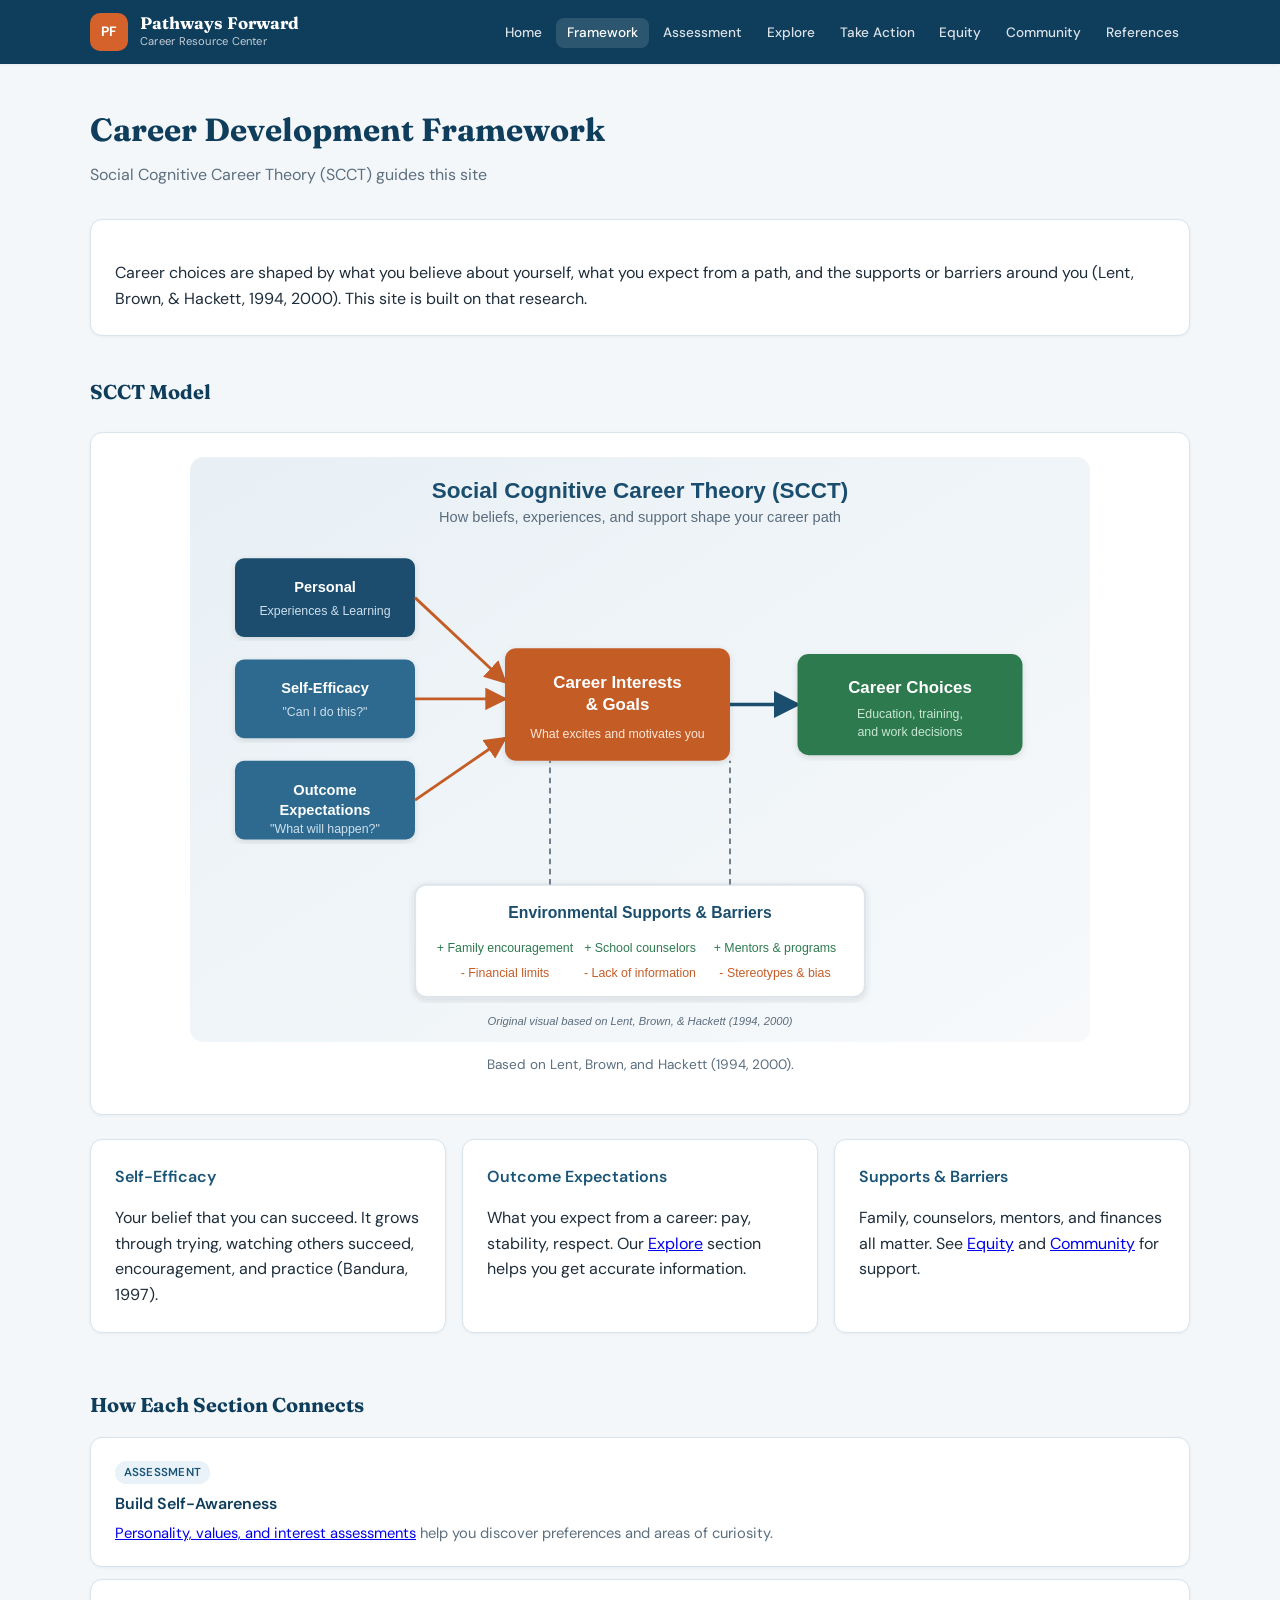
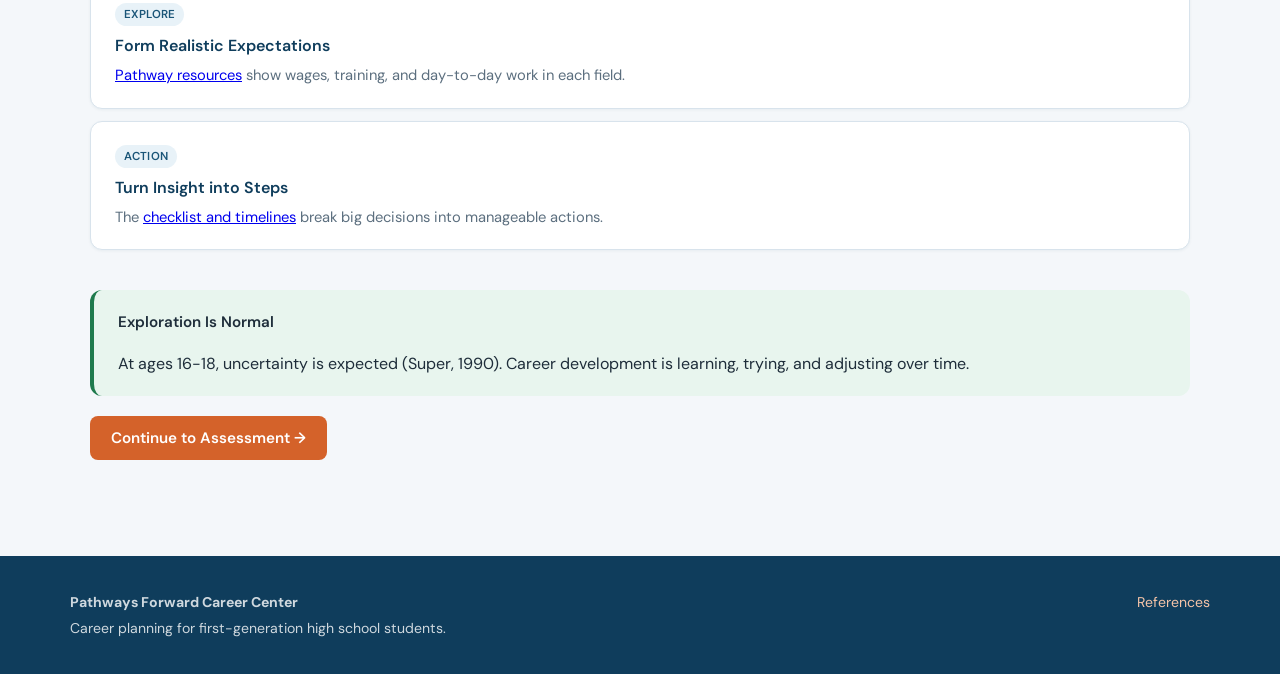
<file: framework.html>
<!DOCTYPE html>
<html lang="en">
<head>
  <meta charset="UTF-8">
  <meta name="viewport" content="width=device-width, initial-scale=1.0">
  <meta name="description" content="Social Cognitive Career Theory framework for first-generation student career exploration.">
  <title>Career Development Framework | Pathways Forward</title>
  <link rel="stylesheet" href="css/style.css">
</head>
<body>
  <a href="#main-content" class="skip-link">Skip to main content</a>

  <header class="site-header">
    <div class="header-inner">
      <a href="index.html" class="logo" aria-label="Pathways Forward Career Center home">
        <div class="logo-icon" aria-hidden="true">PF</div>
        <div>
          <span class="logo-text">Pathways Forward</span>
          <span class="logo-sub">Career Resource Center</span>
        </div>
      </a>
      <button class="nav-toggle" aria-expanded="false" aria-controls="main-nav" aria-label="Open menu">
        <span></span><span></span><span></span>
      </button>
      <nav id="main-nav" class="main-nav" aria-label="Main navigation">
        <ul>
          <li><a href="index.html">Home</a></li>
          <li><a href="framework.html">Framework</a></li>
          <li><a href="assessment.html">Assessment</a></li>
          <li><a href="explore.html">Explore</a></li>
          <li><a href="action.html">Take Action</a></li>
          <li><a href="equity.html">Equity</a></li>
          <li><a href="community-resources.html">Community</a></li>
          <li><a href="references.html">References</a></li>
        </ul>
      </nav>
    </div>
  </header>

  <main id="main-content">
    <div class="page-header">
      <h1>Career Development Framework</h1>
      <p class="subtitle">Social Cognitive Career Theory (SCCT) guides this site</p>
    </div>

    <section class="section-block">
      <div class="card">
        <p>Career choices are shaped by what you believe about yourself, what you expect from a path, and the supports or barriers around you (Lent, Brown, &amp; Hackett, 1994, 2000). This site is built on that research.</p>
      </div>
    </section>

    <section class="section-block">
      <h2>SCCT Model</h2>
      <div class="media-container">
        <object class="inline-svg" data="assets/scct-infographic.svg" type="image/svg+xml" width="800" height="520" aria-label="SCCT diagram showing self-efficacy, outcome expectations, interests, goals, choices, and environmental factors.">
          <img src="assets/scct-infographic.svg" alt="SCCT diagram showing self-efficacy, outcome expectations, interests, goals, choices, and environmental factors." width="800" height="520">
        </object>
        <p class="media-caption">Based on Lent, Brown, and Hackett (1994, 2000).</p>
      </div>

      <div class="card-grid">
        <div class="card">
          <h3>Self-Efficacy</h3>
          <p>Your belief that you can succeed. It grows through trying, watching others succeed, encouragement, and practice (Bandura, 1997).</p>
        </div>
        <div class="card">
          <h3>Outcome Expectations</h3>
          <p>What you expect from a career: pay, stability, respect. Our <a href="explore.html">Explore</a> section helps you get accurate information.</p>
        </div>
        <div class="card">
          <h3>Supports &amp; Barriers</h3>
          <p>Family, counselors, mentors, and finances all matter. See <a href="equity.html">Equity</a> and <a href="community-resources.html">Community</a> for support.</p>
        </div>
      </div>
    </section>

    <section class="section-block">
      <h2>How Each Section Connects</h2>

      <div class="resource-item">
        <span class="resource-tag">Assessment</span>
        <h3>Build Self-Awareness</h3>
        <p><a href="assessment.html">Personality, values, and interest assessments</a> help you discover preferences and areas of curiosity.</p>
      </div>

      <div class="resource-item">
        <span class="resource-tag">Explore</span>
        <h3>Form Realistic Expectations</h3>
        <p><a href="explore.html">Pathway resources</a> show wages, training, and day-to-day work in each field.</p>
      </div>

      <div class="resource-item">
        <span class="resource-tag">Action</span>
        <h3>Turn Insight into Steps</h3>
        <p>The <a href="action.html">checklist and timelines</a> break big decisions into manageable actions.</p>
      </div>
    </section>

    <div class="callout callout-success">
      <h3>Exploration Is Normal</h3>
      <p>At ages 16-18, uncertainty is expected (Super, 1990). Career development is learning, trying, and adjusting over time.</p>
    </div>

    <p><a href="assessment.html" class="btn">Continue to Assessment →</a></p>
  </main>

  <footer class="site-footer">
    <div class="footer-inner">
      <div>
        <p><strong>Pathways Forward Career Center</strong></p>
        <p>Career planning for first-generation high school students.</p>
      </div>
      <div>
        <p><a href="references.html">References</a></p>
      </div>
    </div>
  </footer>

  <script src="js/main.js"></script>
</body>
</html>
</file>
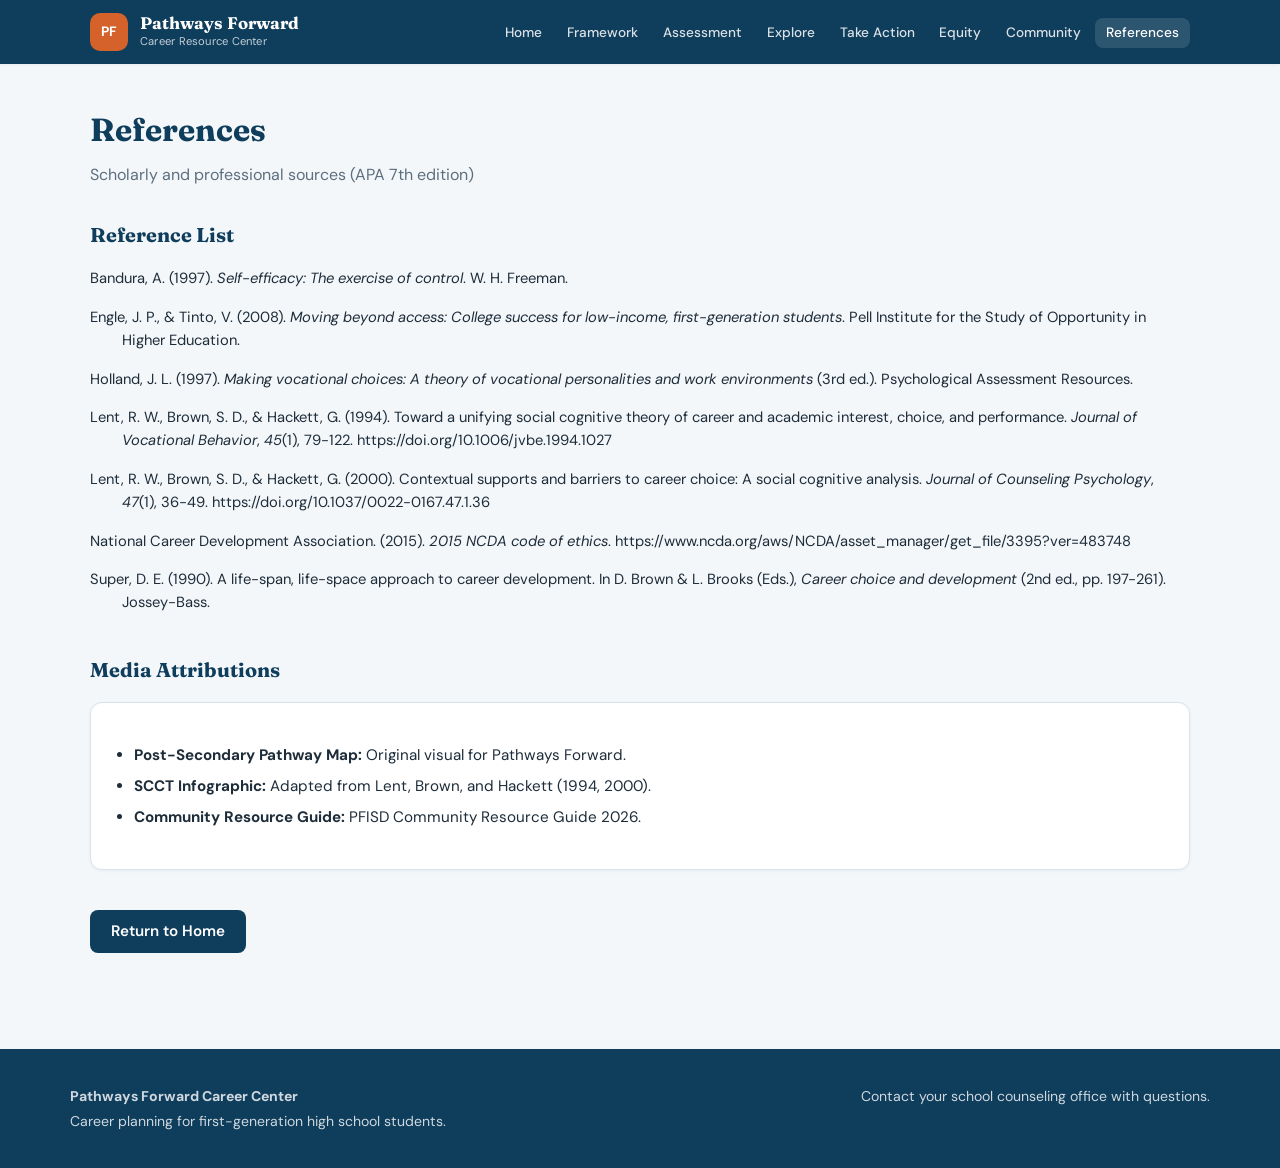
<file: references.html>
<!DOCTYPE html>
<html lang="en">
<head>
  <meta charset="UTF-8">
  <meta name="viewport" content="width=device-width, initial-scale=1.0">
  <meta name="description" content="APA references for the Pathways Forward Career Center.">
  <title>References | Pathways Forward</title>
  <link rel="stylesheet" href="css/style.css">
</head>
<body>
  <a href="#main-content" class="skip-link">Skip to main content</a>

  <header class="site-header">
    <div class="header-inner">
      <a href="index.html" class="logo" aria-label="Pathways Forward Career Center home">
        <div class="logo-icon" aria-hidden="true">PF</div>
        <div>
          <span class="logo-text">Pathways Forward</span>
          <span class="logo-sub">Career Resource Center</span>
        </div>
      </a>
      <button class="nav-toggle" aria-expanded="false" aria-controls="main-nav" aria-label="Open menu">
        <span></span><span></span><span></span>
      </button>
      <nav id="main-nav" class="main-nav" aria-label="Main navigation">
        <ul>
          <li><a href="index.html">Home</a></li>
          <li><a href="framework.html">Framework</a></li>
          <li><a href="assessment.html">Assessment</a></li>
          <li><a href="explore.html">Explore</a></li>
          <li><a href="action.html">Take Action</a></li>
          <li><a href="equity.html">Equity</a></li>
          <li><a href="community-resources.html">Community</a></li>
          <li><a href="references.html">References</a></li>
        </ul>
      </nav>
    </div>
  </header>

  <main id="main-content">
    <div class="page-header">
      <h1>References</h1>
      <p class="subtitle">Scholarly and professional sources (APA 7th edition)</p>
    </div>

    <section class="section-block">
      <h2>Reference List</h2>
      <ol class="reference-list">
        <li>Bandura, A. (1997). <em>Self-efficacy: The exercise of control</em>. W. H. Freeman.</li>
        <li>Engle, J. P., &amp; Tinto, V. (2008). <em>Moving beyond access: College success for low-income, first-generation students</em>. Pell Institute for the Study of Opportunity in Higher Education.</li>
        <li>Holland, J. L. (1997). <em>Making vocational choices: A theory of vocational personalities and work environments</em> (3rd ed.). Psychological Assessment Resources.</li>
        <li>Lent, R. W., Brown, S. D., &amp; Hackett, G. (1994). Toward a unifying social cognitive theory of career and academic interest, choice, and performance. <em>Journal of Vocational Behavior</em>, <em>45</em>(1), 79-122. https://doi.org/10.1006/jvbe.1994.1027</li>
        <li>Lent, R. W., Brown, S. D., &amp; Hackett, G. (2000). Contextual supports and barriers to career choice: A social cognitive analysis. <em>Journal of Counseling Psychology</em>, <em>47</em>(1), 36-49. https://doi.org/10.1037/0022-0167.47.1.36</li>
        <li>National Career Development Association. (2015). <em>2015 NCDA code of ethics</em>. https://www.ncda.org/aws/NCDA/asset_manager/get_file/3395?ver=483748</li>
        <li>Super, D. E. (1990). A life-span, life-space approach to career development. In D. Brown &amp; L. Brooks (Eds.), <em>Career choice and development</em> (2nd ed., pp. 197-261). Jossey-Bass.</li>
      </ol>
    </section>

    <section class="section-block">
      <h2>Media Attributions</h2>
      <div class="card">
        <ul class="styled-list">
          <li><strong>Post-Secondary Pathway Map:</strong> Original visual for Pathways Forward.</li>
          <li><strong>SCCT Infographic:</strong> Adapted from Lent, Brown, and Hackett (1994, 2000).</li>
          <li><strong>Community Resource Guide:</strong> PFISD Community Resource Guide 2026.</li>
        </ul>
      </div>
    </section>

    <p><a href="index.html" class="btn btn-secondary">Return to Home</a></p>
  </main>

  <footer class="site-footer">
    <div class="footer-inner">
      <div>
        <p><strong>Pathways Forward Career Center</strong></p>
        <p>Career planning for first-generation high school students.</p>
      </div>
      <div>
        <p>Contact your school counseling office with questions.</p>
      </div>
    </div>
  </footer>

  <script src="js/main.js"></script>
</body>
</html>
</file>
<file: css/style.css>
/* Pathways Forward Career Center */

@import url('https://fonts.googleapis.com/css2?family=DM+Sans:ital,opsz,wght@0,9..40,400;0,9..40,500;0,9..40,600;0,9..40,700;1,9..40,400&family=Fraunces:opsz,wght@9..144,600;9..144,700&display=swap');

:root {
  --primary: #0f3d5c;
  --primary-mid: #1a5578;
  --primary-light: #e8f2f8;
  --accent: #d4622a;
  --accent-soft: #fdf0e8;
  --bg: #f4f7fa;
  --bg-card: #ffffff;
  --text: #1e2d3a;
  --text-muted: #5c6f7f;
  --border: #d8e3ec;
  --success: #1f7a4d;
  --focus: #2563eb;
  --shadow-sm: 0 1px 3px rgba(15, 61, 92, 0.06);
  --shadow: 0 4px 20px rgba(15, 61, 92, 0.08);
  --shadow-lg: 0 12px 40px rgba(15, 61, 92, 0.12);
  --radius: 12px;
  --radius-sm: 8px;
  --max-width: 1140px;
  --font: 'DM Sans', system-ui, sans-serif;
  --font-display: 'Fraunces', Georgia, serif;
}

*, *::before, *::after { box-sizing: border-box; }

html { scroll-behavior: smooth; }

body {
  margin: 0;
  font-family: var(--font);
  font-size: 1rem;
  line-height: 1.6;
  color: var(--text);
  background: var(--bg);
  -webkit-font-smoothing: antialiased;
}

.skip-link {
  position: absolute;
  top: -100px;
  left: 1rem;
  background: var(--accent);
  color: #fff;
  padding: 0.5rem 1rem;
  border-radius: var(--radius-sm);
  z-index: 1000;
  text-decoration: none;
  font-weight: 600;
}
.skip-link:focus { top: 1rem; }

/* Header */
.site-header {
  background: var(--primary);
  color: #fff;
  position: sticky;
  top: 0;
  z-index: 100;
  box-shadow: var(--shadow-sm);
}

.header-inner {
  max-width: var(--max-width);
  margin: 0 auto;
  padding: 0 1.25rem;
  display: flex;
  align-items: center;
  justify-content: space-between;
  gap: 1rem;
  min-height: 64px;
}

.logo {
  display: flex;
  align-items: center;
  gap: 0.75rem;
  text-decoration: none;
  color: #fff;
  flex-shrink: 0;
}

.logo-icon {
  width: 38px;
  height: 38px;
  background: var(--accent);
  border-radius: 10px;
  display: flex;
  align-items: center;
  justify-content: center;
  font-weight: 700;
  font-size: 0.85rem;
  letter-spacing: -0.02em;
}

.logo-text {
  font-family: var(--font-display);
  font-size: 1.05rem;
  font-weight: 700;
  display: block;
  line-height: 1.2;
}

.logo-sub {
  font-size: 0.7rem;
  opacity: 0.75;
  display: block;
  font-weight: 400;
  letter-spacing: 0.02em;
}

.nav-toggle {
  display: none;
  flex-direction: column;
  gap: 5px;
  background: none;
  border: none;
  cursor: pointer;
  padding: 0.5rem;
}
.nav-toggle span {
  display: block;
  width: 22px;
  height: 2px;
  background: #fff;
  border-radius: 2px;
  transition: transform 0.2s, opacity 0.2s;
}
.nav-toggle[aria-expanded="true"] span:nth-child(1) { transform: translateY(7px) rotate(45deg); }
.nav-toggle[aria-expanded="true"] span:nth-child(2) { opacity: 0; }
.nav-toggle[aria-expanded="true"] span:nth-child(3) { transform: translateY(-7px) rotate(-45deg); }

.main-nav ul {
  list-style: none;
  margin: 0;
  padding: 0;
  display: flex;
  flex-wrap: wrap;
  gap: 0.15rem;
}

.main-nav a {
  color: rgba(255,255,255,0.85);
  text-decoration: none;
  padding: 0.4rem 0.7rem;
  border-radius: var(--radius-sm);
  font-size: 0.85rem;
  font-weight: 500;
  transition: background 0.15s, color 0.15s;
}

.main-nav a:hover,
.main-nav a.active {
  background: rgba(255,255,255,0.12);
  color: #fff;
}

.main-nav a:focus-visible {
  outline: 2px solid var(--focus);
  outline-offset: 2px;
}

/* Hero */
.hero {
  background: linear-gradient(145deg, var(--primary) 0%, var(--primary-mid) 55%, #1e6a96 100%);
  color: #fff;
  padding: 3.5rem 1.25rem 4rem;
  position: relative;
  overflow: hidden;
}

.hero::before {
  content: '';
  position: absolute;
  inset: 0;
  background: radial-gradient(ellipse at 80% 20%, rgba(212, 98, 42, 0.15) 0%, transparent 60%);
  pointer-events: none;
}

.hero-compact { padding: 2.5rem 1.25rem 3rem; }

.hero-inner {
  max-width: var(--max-width);
  margin: 0 auto;
  position: relative;
}

.hero-eyebrow {
  font-size: 0.8rem;
  font-weight: 600;
  letter-spacing: 0.08em;
  text-transform: uppercase;
  opacity: 0.8;
  margin: 0 0 0.5rem;
}

.hero h1 {
  font-family: var(--font-display);
  font-size: clamp(1.75rem, 4vw, 2.5rem);
  margin: 0 0 0.75rem;
  line-height: 1.2;
  font-weight: 700;
}

.hero-lead {
  font-size: 1.05rem;
  max-width: 560px;
  opacity: 0.92;
  margin: 0;
  line-height: 1.55;
}

.hero-cards {
  display: grid;
  grid-template-columns: repeat(auto-fit, minmax(220px, 1fr));
  gap: 1rem;
  margin-top: 2rem;
}

.hero-card {
  background: rgba(255,255,255,0.1);
  border: 1px solid rgba(255,255,255,0.15);
  border-radius: var(--radius);
  padding: 1.25rem;
  backdrop-filter: blur(8px);
}

.hero-card h3 {
  margin: 0 0 0.4rem;
  font-size: 0.9rem;
  font-weight: 600;
  color: #f5c4a8;
}

.hero-card p { margin: 0; font-size: 0.9rem; opacity: 0.9; line-height: 1.5; }

/* Main */
main {
  max-width: var(--max-width);
  margin: 0 auto;
  padding: 2.5rem 1.25rem 4rem;
}

.page-header {
  margin-bottom: 2rem;
}

.page-header h1 {
  font-family: var(--font-display);
  margin: 0 0 0.4rem;
  color: var(--primary);
  font-size: clamp(1.5rem, 3vw, 2rem);
  font-weight: 700;
}

.page-header .subtitle {
  color: var(--text-muted);
  font-size: 1rem;
  margin: 0;
}

.lead-text {
  color: var(--text-muted);
  max-width: 640px;
  margin: 0 0 1.5rem;
}

.assessment-overview {
  display: flex;
  flex-wrap: wrap;
  gap: 0.75rem;
  margin-bottom: 2rem;
}

.assessment-pill {
  display: flex;
  align-items: center;
  gap: 0.6rem;
  background: var(--bg-card);
  border: 1px solid var(--border);
  border-radius: 999px;
  padding: 0.45rem 1rem 0.45rem 0.45rem;
  font-size: 0.88rem;
  font-weight: 600;
  color: var(--primary);
  box-shadow: var(--shadow-sm);
}

.assessment-pill-num {
  width: 26px;
  height: 26px;
  background: var(--accent);
  color: #fff;
  border-radius: 50%;
  display: flex;
  align-items: center;
  justify-content: center;
  font-size: 0.78rem;
  font-weight: 700;
  flex-shrink: 0;
}

/* Sections */
.section-block { margin-bottom: 2.5rem; }

.section-block h2 {
  font-family: var(--font-display);
  color: var(--primary);
  font-size: 1.25rem;
  font-weight: 700;
  margin: 0 0 1rem;
}

/* Cards */
.card {
  background: var(--bg-card);
  border-radius: var(--radius);
  padding: 1.5rem;
  box-shadow: var(--shadow-sm);
  border: 1px solid var(--border);
  margin-bottom: 1rem;
}

.card h3 {
  margin: 0 0 0.5rem;
  color: var(--primary-mid);
  font-size: 1rem;
  font-weight: 600;
}

.card p:last-child { margin-bottom: 0; }

.card-grid {
  display: grid;
  grid-template-columns: repeat(auto-fit, minmax(260px, 1fr));
  gap: 1rem;
}

/* Resource items */
.resource-item {
  background: var(--bg-card);
  border: 1px solid var(--border);
  border-radius: var(--radius);
  padding: 1.25rem 1.5rem;
  margin-bottom: 0.75rem;
  box-shadow: var(--shadow-sm);
  transition: box-shadow 0.2s, border-color 0.2s;
}

.resource-item:hover {
  box-shadow: var(--shadow);
  border-color: #c5d5e3;
}

.resource-item h3 {
  margin: 0 0 0.35rem;
  color: var(--primary);
  font-size: 1rem;
  font-weight: 600;
}

.resource-item h3 a {
  color: var(--primary);
  text-decoration: none;
}

.resource-item h3 a:hover { color: var(--accent); }

.resource-item p {
  margin: 0;
  font-size: 0.92rem;
  color: var(--text-muted);
}

.resource-tag {
  display: inline-block;
  background: var(--primary-light);
  color: var(--primary-mid);
  font-size: 0.72rem;
  padding: 0.15rem 0.55rem;
  border-radius: 20px;
  margin-bottom: 0.4rem;
  font-weight: 600;
  letter-spacing: 0.02em;
  text-transform: uppercase;
}

/* Callouts */
.callout {
  border-radius: var(--radius);
  padding: 1.25rem 1.5rem;
  margin: 1.25rem 0;
}

.callout-info {
  background: var(--primary-light);
  border-left: 4px solid var(--primary-mid);
}

.callout-warning {
  background: var(--accent-soft);
  border-left: 4px solid var(--accent);
}

.callout-success {
  background: #e8f5ee;
  border-left: 4px solid var(--success);
}

.callout h3 { margin: 0 0 0.4rem; font-size: 0.95rem; font-weight: 600; }
.callout p:last-child { margin-bottom: 0; }

/* Lists */
.styled-list { padding-left: 1.2rem; }
.styled-list li { margin-bottom: 0.4rem; font-size: 0.95rem; }

/* Timeline */
.timeline {
  position: relative;
  padding-left: 1.75rem;
  border-left: 2px solid var(--border);
}

.timeline-item {
  position: relative;
  margin-bottom: 1.5rem;
  padding-left: 0.5rem;
}

.timeline-item::before {
  content: '';
  position: absolute;
  left: -2.05rem;
  top: 0.4rem;
  width: 12px;
  height: 12px;
  background: var(--accent);
  border-radius: 50%;
  border: 2px solid var(--bg);
  box-shadow: 0 0 0 2px var(--accent);
}

.timeline-item h3 {
  margin: 0 0 0.25rem;
  color: var(--primary);
  font-size: 0.95rem;
  font-weight: 600;
}

.timeline-item p {
  margin: 0;
  font-size: 0.92rem;
  color: var(--text-muted);
}

/* Media */
.media-container {
  background: var(--bg-card);
  border: 1px solid var(--border);
  border-radius: var(--radius);
  padding: 1.5rem;
  margin: 1.5rem 0;
  text-align: center;
  box-shadow: var(--shadow-sm);
}

.media-container img,
.media-container svg,
.media-container object {
  max-width: 100%;
  height: auto;
  display: block;
  margin: 0 auto;
}

.media-container .inline-svg {
  width: 100%;
  max-width: 900px;
  height: auto;
}

.media-caption {
  font-size: 0.85rem;
  color: var(--text-muted);
  margin-top: 0.75rem;
}

/* Checklist */
.checklist-form {
  background: var(--bg-card);
  border: 1px solid var(--border);
  border-radius: var(--radius);
  padding: 1.5rem;
  box-shadow: var(--shadow-sm);
}

.checklist-form fieldset {
  border: none;
  margin: 0;
  padding: 0;
}

.checklist-form legend {
  font-weight: 600;
  color: var(--primary);
  font-size: 1rem;
  margin-bottom: 0.75rem;
}

.checklist-item {
  display: flex;
  align-items: flex-start;
  gap: 0.75rem;
  padding: 0.6rem 0;
  border-bottom: 1px solid var(--border);
}

.checklist-item:last-child { border-bottom: none; }

.checklist-item input[type="checkbox"] {
  width: 18px;
  height: 18px;
  margin-top: 0.15rem;
  accent-color: var(--primary);
  flex-shrink: 0;
}

.checklist-item label {
  cursor: pointer;
  flex: 1;
  font-size: 0.95rem;
}

.checklist-progress {
  margin-top: 1.25rem;
  padding: 1rem;
  background: var(--primary-light);
  border-radius: var(--radius-sm);
  text-align: center;
}

.progress-bar {
  height: 8px;
  background: var(--border);
  border-radius: 4px;
  overflow: hidden;
  margin: 0.75rem 0;
}

.progress-fill {
  height: 100%;
  background: linear-gradient(90deg, var(--primary-mid), var(--success));
  border-radius: 4px;
  transition: width 0.3s ease;
  width: 0%;
}

/* Buttons */
.btn {
  display: inline-block;
  background: var(--accent);
  color: #fff;
  padding: 0.6rem 1.3rem;
  border-radius: var(--radius-sm);
  text-decoration: none;
  font-weight: 600;
  border: none;
  cursor: pointer;
  font-size: 0.95rem;
  transition: background 0.15s, transform 0.15s;
  font-family: var(--font);
}

.btn:hover {
  background: #c05624;
  transform: translateY(-1px);
}

.btn-secondary { background: var(--primary); }
.btn-secondary:hover { background: var(--primary-mid); }

.btn:focus-visible {
  outline: 2px solid var(--focus);
  outline-offset: 2px;
}

/* Nav cards */
.nav-cards {
  display: grid;
  grid-template-columns: repeat(auto-fit, minmax(280px, 1fr));
  gap: 1rem;
  margin: 1.5rem 0;
}

.nav-card {
  background: var(--bg-card);
  border: 1px solid var(--border);
  border-radius: var(--radius);
  padding: 1.35rem;
  text-decoration: none;
  color: var(--text);
  box-shadow: var(--shadow-sm);
  transition: transform 0.2s, box-shadow 0.2s, border-color 0.2s;
  display: block;
}

.nav-card:hover {
  transform: translateY(-2px);
  box-shadow: var(--shadow);
  border-color: #c5d5e3;
}

.nav-card h2 {
  color: var(--primary);
  margin: 0 0 0.35rem;
  font-size: 1.05rem;
  font-weight: 600;
  font-family: var(--font);
}

.nav-card p {
  margin: 0;
  color: var(--text-muted);
  font-size: 0.88rem;
  line-height: 1.45;
}

.nav-card .arrow {
  color: var(--accent);
  font-weight: 600;
  margin-top: 0.65rem;
  display: block;
  font-size: 0.85rem;
}

/* References */
.reference-list {
  list-style: none;
  padding: 0;
}

.reference-list li {
  margin-bottom: 1rem;
  padding-left: 2rem;
  text-indent: -2rem;
  line-height: 1.55;
  font-size: 0.92rem;
}

/* Community guide layout */
.guide-layout {
  max-width: 1200px;
  display: grid;
  grid-template-columns: 260px 1fr;
  gap: 2rem;
  align-items: start;
  padding-top: 2rem;
}

.guide-sidebar {
  position: sticky;
  top: 80px;
}

.guide-sidebar-inner {
  background: var(--bg-card);
  border: 1px solid var(--border);
  border-radius: var(--radius);
  padding: 1.25rem;
  box-shadow: var(--shadow-sm);
}

.search-label {
  display: block;
  font-size: 0.8rem;
  font-weight: 600;
  color: var(--text-muted);
  margin-bottom: 0.4rem;
  text-transform: uppercase;
  letter-spacing: 0.04em;
}

.resource-search {
  width: 100%;
  padding: 0.6rem 0.85rem;
  border: 1px solid var(--border);
  border-radius: var(--radius-sm);
  font-family: var(--font);
  font-size: 0.9rem;
  margin-bottom: 1.25rem;
  background: var(--bg);
  transition: border-color 0.15s, box-shadow 0.15s;
}

.resource-search:focus {
  outline: none;
  border-color: var(--primary-mid);
  box-shadow: 0 0 0 3px rgba(26, 85, 120, 0.12);
}

.guide-toc-title {
  font-size: 0.8rem;
  font-weight: 600;
  color: var(--text-muted);
  text-transform: uppercase;
  letter-spacing: 0.04em;
  margin: 0 0 0.6rem;
}

.guide-toc ul {
  list-style: none;
  margin: 0;
  padding: 0;
}

.guide-toc a {
  display: block;
  padding: 0.35rem 0;
  color: var(--primary-mid);
  text-decoration: none;
  font-size: 0.85rem;
  font-weight: 500;
  border-bottom: 1px solid transparent;
  transition: color 0.15s;
}

.guide-toc a:hover { color: var(--accent); }

.guide-content { min-width: 0; }

.disclaimer-card p {
  font-size: 0.92rem;
  line-height: 1.65;
}

.disclaimer-es {
  margin-top: 1.25rem;
  padding-top: 1.25rem;
  border-top: 1px solid var(--border);
  font-style: italic;
}

.provider-grid {
  display: grid;
  grid-template-columns: repeat(auto-fill, minmax(300px, 1fr));
  gap: 1rem;
}

.provider-card {
  background: var(--bg-card);
  border: 1px solid var(--border);
  border-radius: var(--radius);
  padding: 1.25rem;
  box-shadow: var(--shadow-sm);
  transition: box-shadow 0.2s;
}

.provider-card:hover { box-shadow: var(--shadow); }

.provider-card h3 {
  margin: 0 0 0.85rem;
  font-size: 0.95rem;
  font-weight: 600;
  color: var(--primary);
  line-height: 1.35;
  padding-bottom: 0.75rem;
  border-bottom: 2px solid var(--accent-soft);
}

.provider-card dl {
  margin: 0;
  display: grid;
  gap: 0.55rem;
}

.provider-card dl > div {
  display: grid;
  grid-template-columns: 72px 1fr;
  gap: 0.5rem;
  font-size: 0.88rem;
}

.provider-card dt {
  font-weight: 600;
  color: var(--text-muted);
  font-size: 0.78rem;
  text-transform: uppercase;
  letter-spacing: 0.03em;
  padding-top: 0.1rem;
}

.provider-card dd {
  margin: 0;
  color: var(--text);
  line-height: 1.45;
}

.provider-card a {
  color: var(--primary-mid);
  font-weight: 600;
  text-decoration: none;
}

.provider-card a:hover {
  color: var(--accent);
  text-decoration: underline;
}

.provider-card.is-hidden,
.guide-section.is-hidden { display: none; }

.no-results {
  text-align: center;
  color: var(--text-muted);
  padding: 2rem;
  font-size: 0.95rem;
}

/* Footer */
.site-footer {
  background: var(--primary);
  color: rgba(255,255,255,0.8);
  padding: 2rem 1.25rem;
  margin-top: 1rem;
}

.footer-inner {
  max-width: var(--max-width);
  margin: 0 auto;
  display: flex;
  flex-wrap: wrap;
  justify-content: space-between;
  gap: 1.5rem;
}

.footer-inner a {
  color: #f5c4a8;
  text-decoration: none;
}

.footer-inner a:hover { text-decoration: underline; }

.site-footer p { margin: 0.2rem 0; font-size: 0.88rem; }

/* Responsive */
@media (max-width: 900px) {
  .guide-layout {
    grid-template-columns: 1fr;
    padding-top: 1.5rem;
  }

  .guide-sidebar {
    position: static;
  }
}

@media (max-width: 768px) {
  .nav-toggle { display: flex; }

  .main-nav {
    display: none;
    width: 100%;
    padding-bottom: 0.75rem;
  }

  .main-nav.is-open { display: block; }

  .header-inner { flex-wrap: wrap; }

  .main-nav ul {
    flex-direction: column;
    width: 100%;
  }

  .main-nav a {
    display: block;
    padding: 0.6rem 0.5rem;
  }

  .hero { padding: 2.5rem 1.25rem 3rem; }
  .provider-grid { grid-template-columns: 1fr; }
  .provider-card dl > div { grid-template-columns: 1fr; gap: 0.15rem; }
}

/* Print */
@media print {
  .site-header, .site-footer, .skip-link, .guide-sidebar, .nav-toggle { display: none; }
  body { background: #fff; }
  .card, .resource-item, .provider-card { box-shadow: none; border: 1px solid #ccc; }
  .guide-layout { display: block; }
  .guide-section { break-inside: avoid; }
}
</file>
